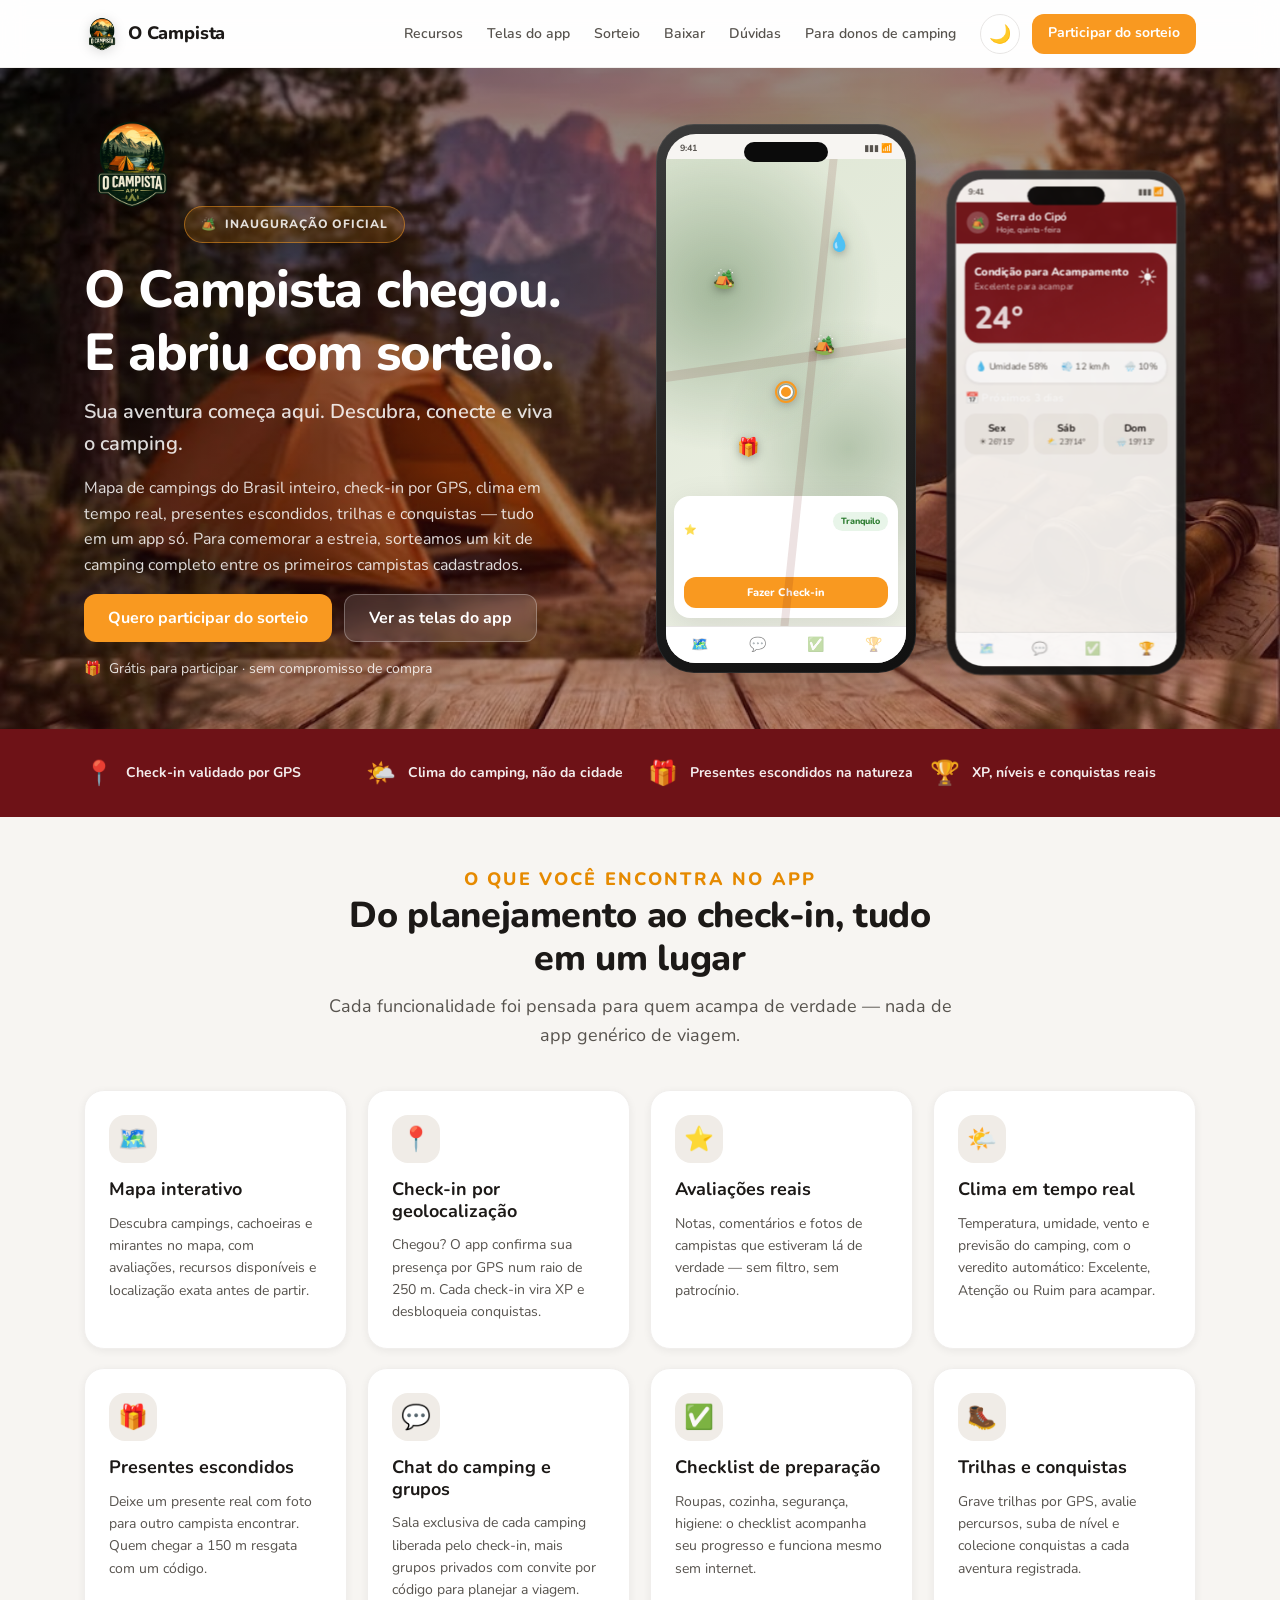
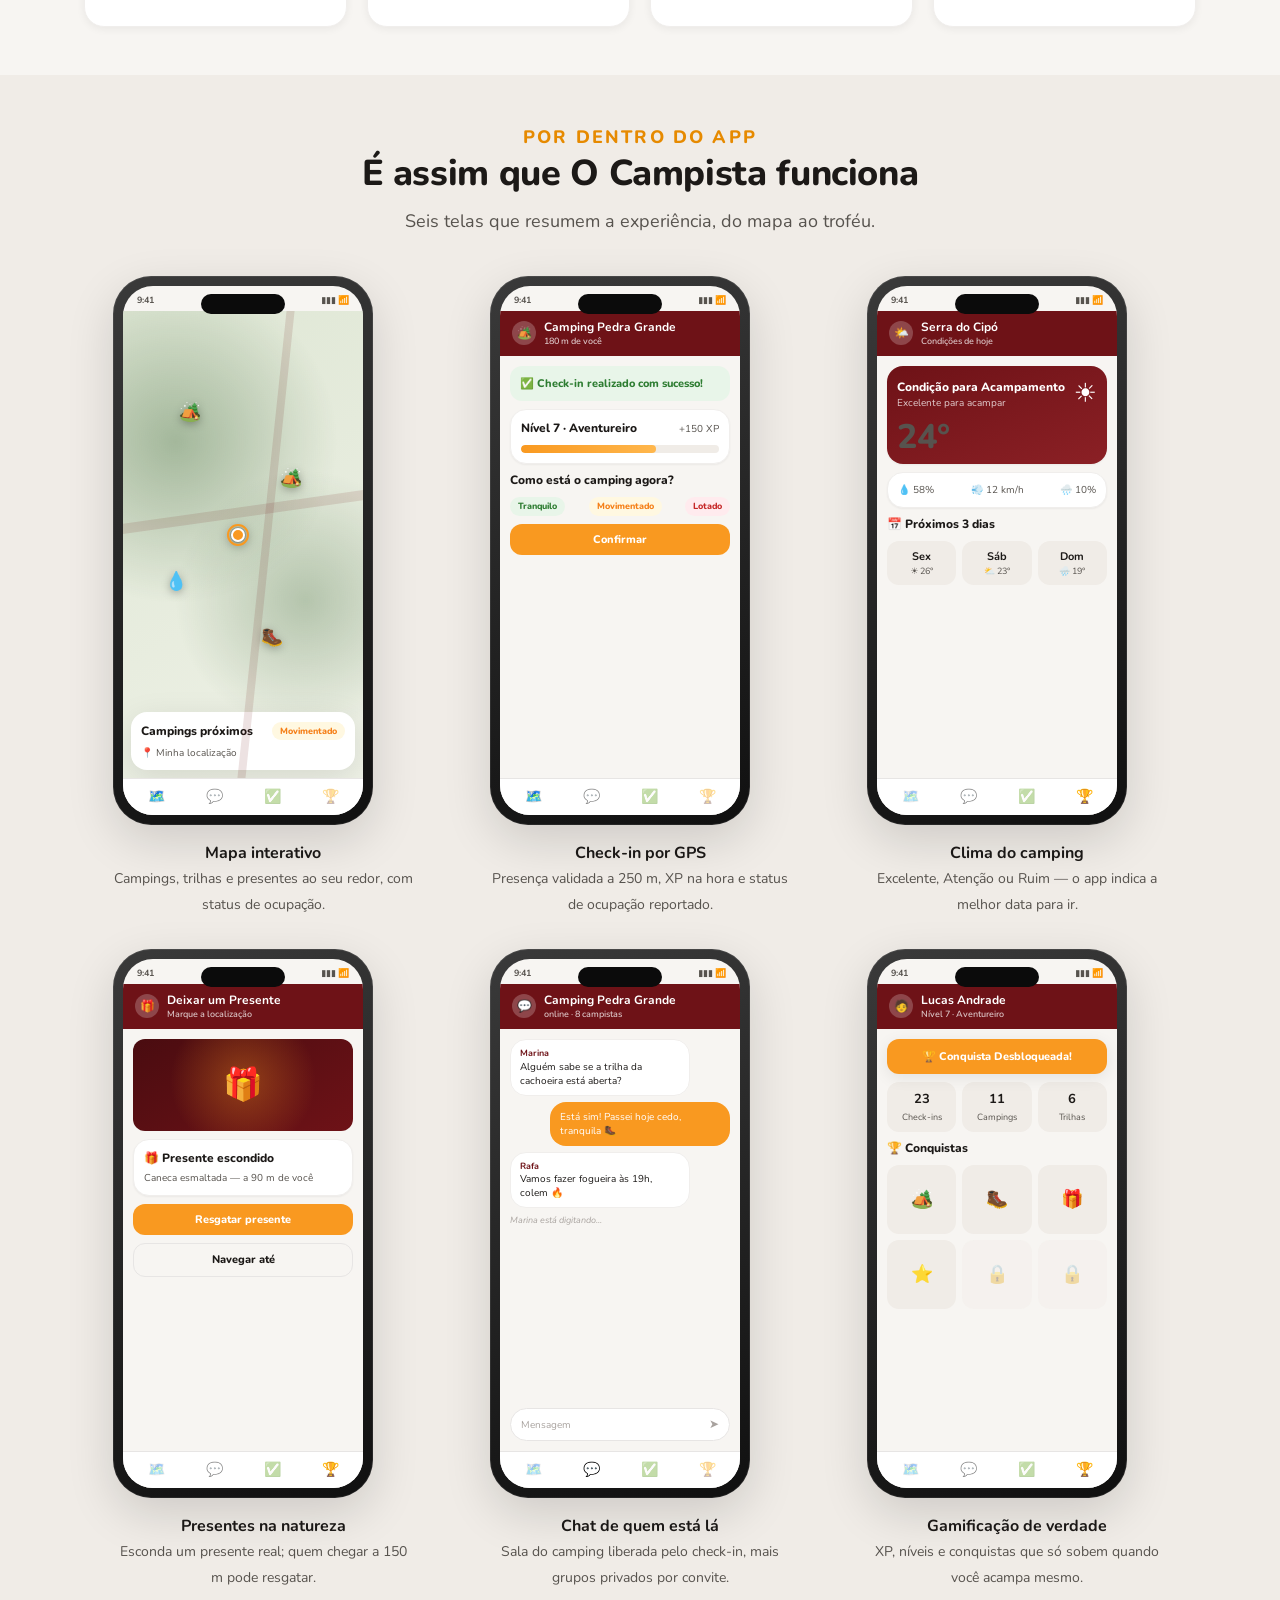
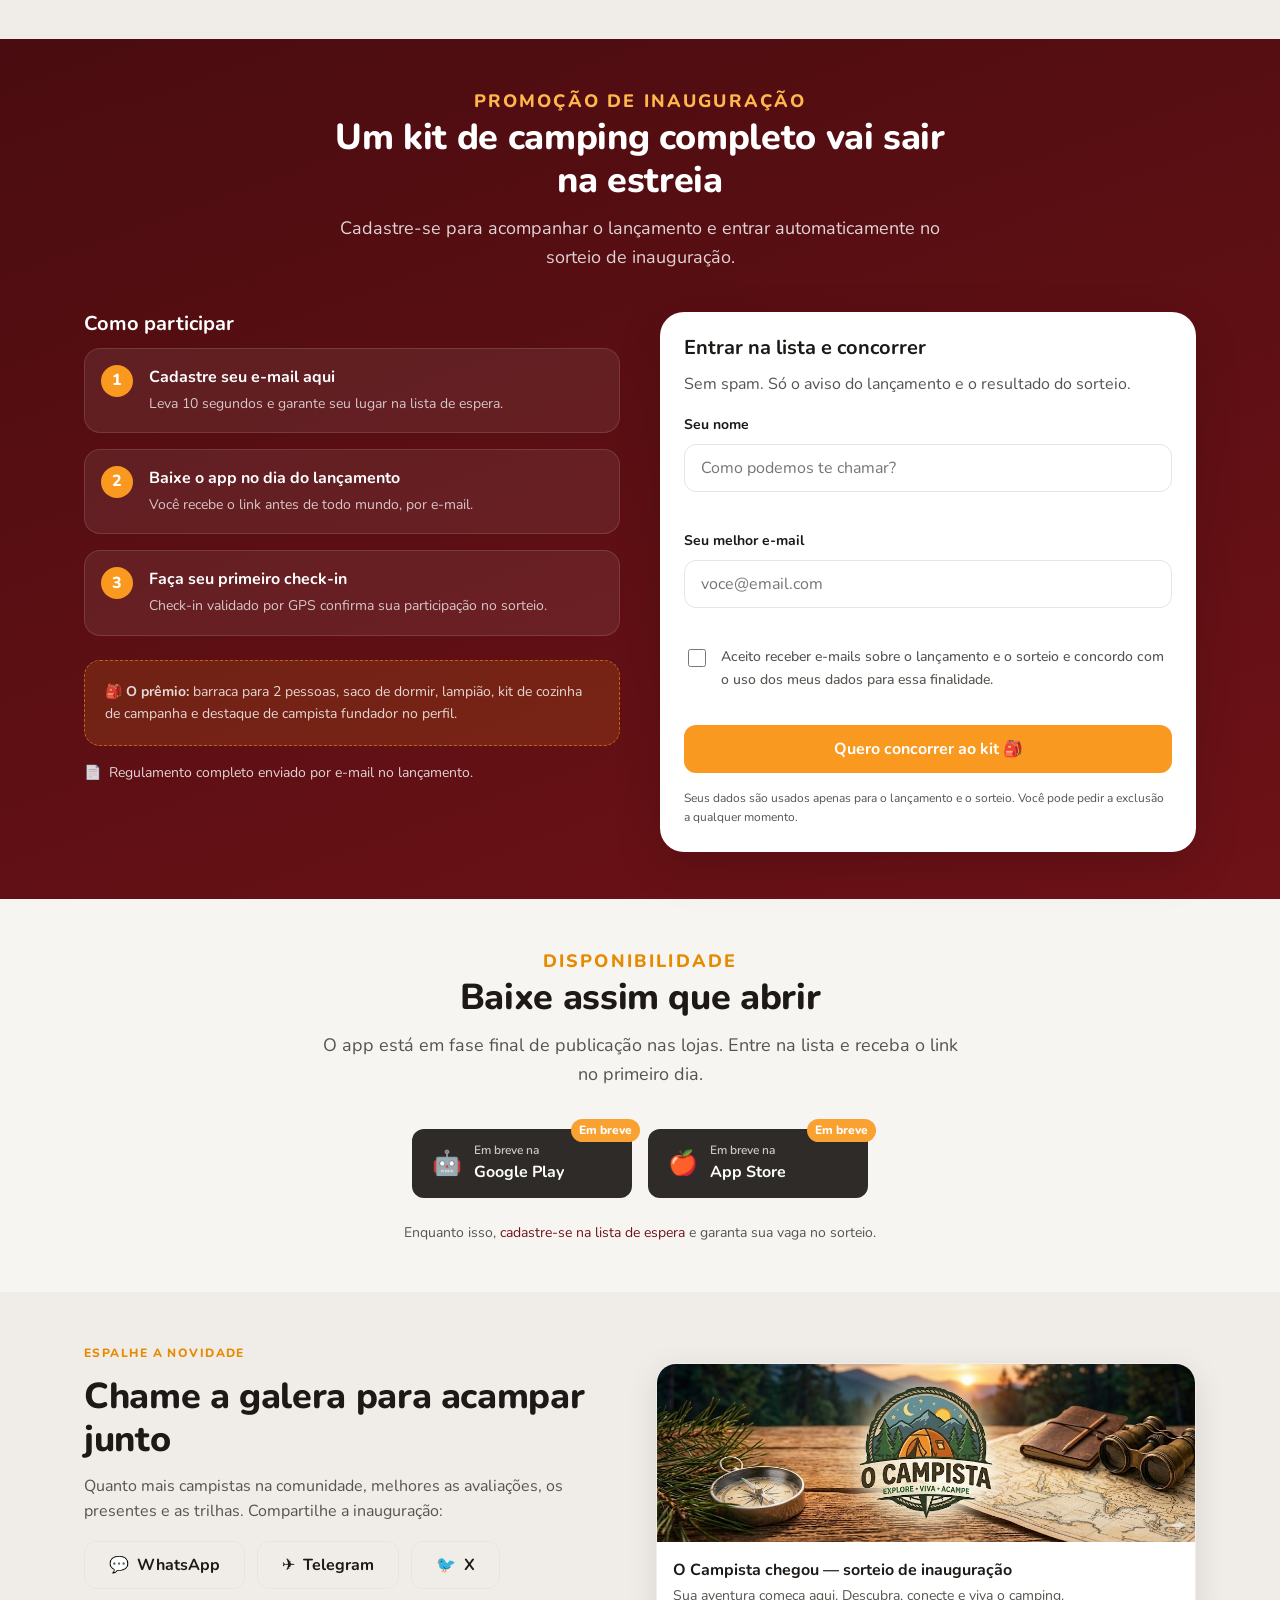
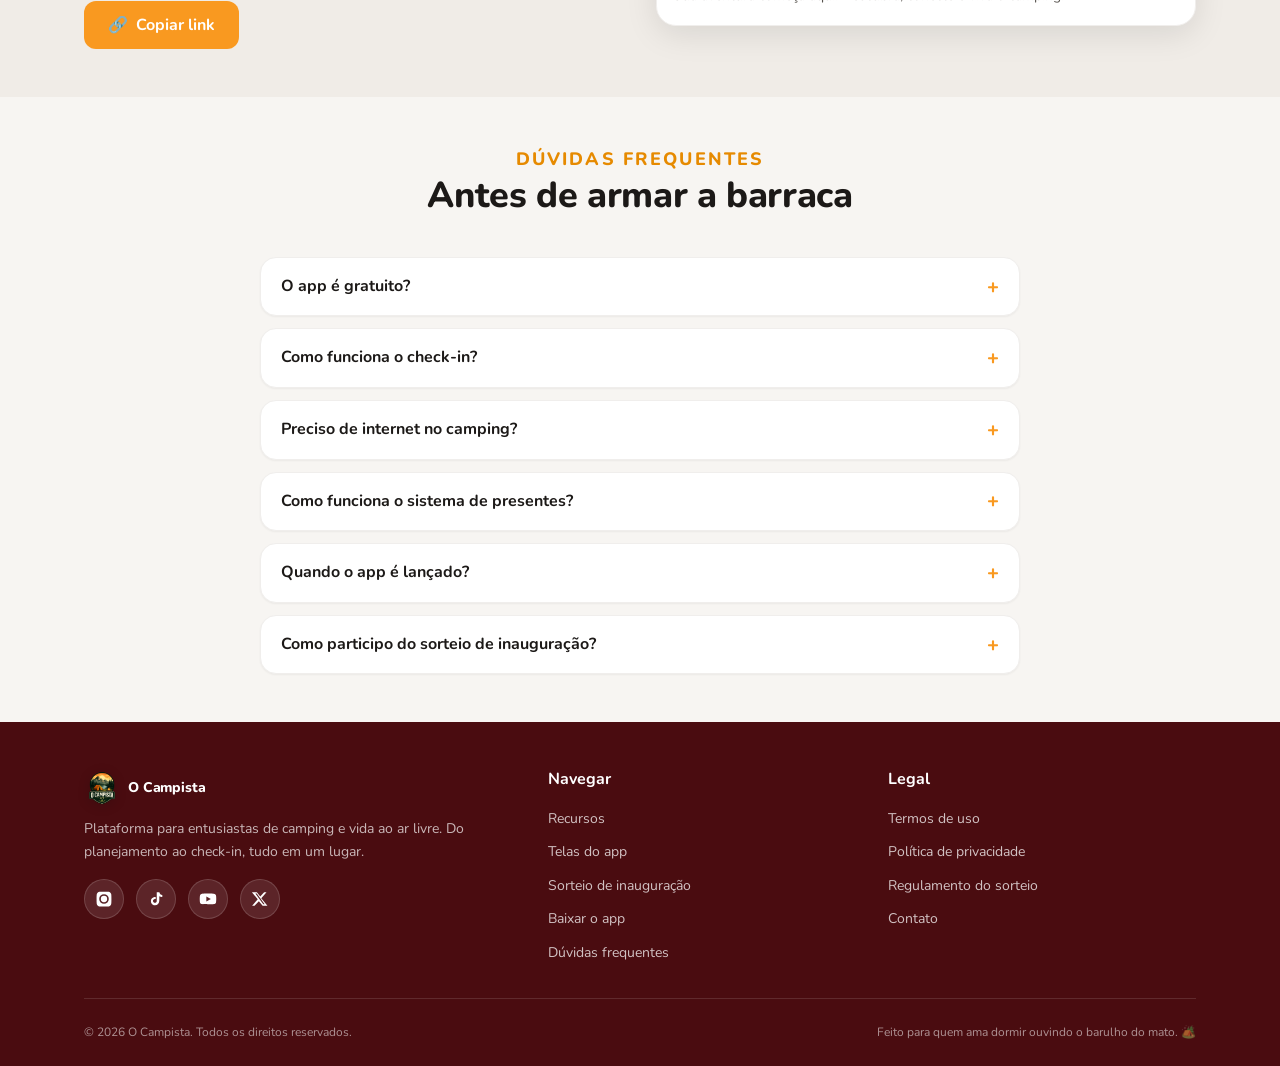
<file: index.html>
<!doctype html>
<html lang="pt-BR">
  <head>
    <meta charset="utf-8" />
    <meta name="viewport" content="width=device-width, initial-scale=1" />
    <title>O Campista — Inauguração com sorteio de kit de camping</title>
    <meta
      name="description"
      content="O Campista chegou! Descubra campings no mapa, faça check-in por GPS, veja o clima, deixe presentes e suba de nível. Cadastre-se e concorra a um kit de camping completo."
    />
    <meta name="theme-color" content="#6e1217" />
    <link rel="icon" href="assets/img/favicon.ico" />
    <link rel="canonical" href="https://lipilemos.github.io/o-campista-landing/" />

    <!-- Open Graph / Twitter -->
    <meta property="og:type" content="website" />
    <meta property="og:site_name" content="O Campista" />
    <meta property="og:locale" content="pt_BR" />
    <meta property="og:title" content="O Campista chegou — participe do sorteio de inauguração" />
    <meta
      property="og:description"
      content="Sua aventura começa aqui. Descubra, conecte e viva o camping. Cadastre-se e concorra a um kit de camping completo."
    />
    <meta property="og:url" content="https://lipilemos.github.io/o-campista-landing/" />
    <meta
      property="og:image"
      content="https://lipilemos.github.io/o-campista-landing/assets/img/banner.jpg"
    />
    <meta name="twitter:card" content="summary_large_image" />
    <meta name="twitter:title" content="O Campista chegou — sorteio de inauguração" />
    <meta
      name="twitter:description"
      content="Mapa de campings, check-in por GPS, clima em tempo real, presentes e conquistas. Participe do sorteio."
    />
    <meta
      name="twitter:image"
      content="https://lipilemos.github.io/o-campista-landing/assets/img/banner.jpg"
    />

    <link rel="preconnect" href="https://fonts.googleapis.com" />
    <link rel="preconnect" href="https://fonts.gstatic.com" crossorigin />
    <link
      href="https://fonts.googleapis.com/css2?family=Nunito:wght@400;500;600;700;800&display=swap"
      rel="stylesheet"
    />
    <link rel="stylesheet" href="assets/styles.css" />

    <script type="application/ld+json">
      {
        "@context": "https://schema.org",
        "@type": "SoftwareApplication",
        "name": "O Campista",
        "applicationCategory": "TravelApplication",
        "operatingSystem": "Android, iOS, Web",
        "description": "Plataforma para entusiastas de camping: mapa de campings, check-in por geolocalização, clima em tempo real, presentes, trilhas, chat e conquistas.",
        "offers": { "@type": "Offer", "price": "0", "priceCurrency": "BRL" }
      }
    </script>
  </head>

  <body>
    <a class="skip-link" href="#conteudo">Pular para o conteúdo</a>

    <header class="site-header">
      <div class="container">
        <a class="brand" href="#topo">
          <img src="assets/img/logo-transp.png" alt="" width="36" height="36" />
          O Campista
        </a>

        <nav class="site-nav" id="site-nav" aria-label="Navegação principal">
          <ul>
            <li><a href="#recursos">Recursos</a></li>
            <li><a href="#telas">Telas do app</a></li>
            <li><a href="#sorteio">Sorteio</a></li>
            <li><a href="#baixar">Baixar</a></li>
            <li><a href="#faq">Dúvidas</a></li>
            <li><a href="parceiros.html">Para donos de camping</a></li>
          </ul>
        </nav>

        <div class="header-actions">
          <button
            class="icon-btn nav-toggle"
            id="nav-toggle"
            type="button"
            aria-expanded="false"
            aria-controls="site-nav"
          >
            <span aria-hidden="true">☰</span>
            <span class="sr-only">Abrir menu de navegação</span>
          </button>
          <button class="icon-btn" id="theme-toggle" type="button">
            <span aria-hidden="true" id="theme-icon">🌙</span>
            <span class="sr-only" id="theme-label">Ativar tema escuro</span>
          </button>
          <a class="btn btn--primary btn--sm" href="#sorteio">Participar do sorteio</a>
        </div>
      </div>
    </header>

    <main id="conteudo">
      <!-- ============================================================ Hero -->
      <section class="hero" id="topo">
        <div class="container hero-grid">
          <div class="hero-copy">
            <img
              class="hero-logo"
              src="assets/img/logo-transp.png"
              alt="Logotipo do O Campista"
              width="96"
              height="96"
            />
            <p class="badge-launch"><span aria-hidden="true">🏕️</span> Inauguração oficial</p>
            <h1>O Campista chegou.<br />E abriu com sorteio.</h1>
            <p class="hero-tagline">
              Sua aventura começa aqui. Descubra, conecte e viva o camping.
            </p>
            <p class="hero-lead">
              Mapa de campings do Brasil inteiro, check-in por GPS, clima em tempo real, presentes
              escondidos, trilhas e conquistas — tudo em um app só. Para comemorar a estreia,
              sorteamos um kit de camping completo entre os primeiros campistas cadastrados.
            </p>
            <div class="hero-ctas">
              <a class="btn btn--primary" href="#sorteio">Quero participar do sorteio</a>
              <a class="btn btn--ghost" href="#telas">Ver as telas do app</a>
            </div>
            <p class="hero-note">
              <span aria-hidden="true">🎁</span> Grátis para participar · sem compromisso de compra
            </p>
          </div>

          <div class="hero-phones">
            <!-- Mockup: Mapa -->
            <div
              class="phone-frame"
              role="img"
              aria-label="Tela do mapa do O Campista com campings próximos e o botão Fazer Check-in"
            >
              <div class="phone-screen" aria-hidden="true">
                <div class="mk-status"><span>9:41</span><span>▮▮▮ 📶</span></div>
                <div class="mk-map">
                  <span class="mk-pin" style="top: 26%; left: 24%">🏕️</span>
                  <span class="mk-pin" style="top: 40%; left: 66%">🏕️</span>
                  <span class="mk-pin" style="top: 62%; left: 34%">🎁</span>
                  <span class="mk-pin" style="top: 18%; left: 72%">💧</span>
                  <span class="mk-pin mk-pin--me" style="top: 50%; left: 50%"></span>
                  <div class="mk-sheet">
                    <div class="mk-row">
                      <div>
                        <p class="mk-title" style="margin: 0">Camping Pedra Grande</p>
                        <p class="mk-sub" style="margin: 0">⭐ 4,8 · 180 m de você</p>
                      </div>
                      <span class="mk-badge mk-badge--ok">Tranquilo</span>
                    </div>
                    <p class="mk-sub" style="margin: 6px 0">
                      12 pessoas fizeram check-in nas últimas 24h
                    </p>
                    <span class="mk-btn">Fazer Check-in</span>
                  </div>
                </div>
                <div class="mk-tabbar">
                  <span aria-current="page">🗺️</span><span>💬</span><span>✅</span><span>🏆</span>
                </div>
              </div>
            </div>

            <!-- Mockup: Clima -->
            <div
              class="phone-frame"
              role="img"
              aria-label="Tela de clima do O Campista indicando condição excelente para acampar"
            >
              <div class="phone-screen" aria-hidden="true">
                <div class="mk-status"><span>9:41</span><span>▮▮▮ 📶</span></div>
                <div class="mk-topbar">
                  <span class="mk-avatar">🏕️</span>
                  <span>Serra do Cipó<small>Hoje, quinta-feira</small></span>
                </div>
                <div class="mk-body">
                  <div class="mk-card mk-weather">
                    <div class="mk-row">
                      <div>
                        <p class="mk-title" style="margin: 0">Condição para Acampamento</p>
                        <p class="mk-sub" style="margin: 0">Excelente para acampar</p>
                      </div>
                      <span style="font-size: 26px">☀️</span>
                    </div>
                    <p class="mk-temp" style="margin: 8px 0 0">24°</p>
                  </div>
                  <div class="mk-card">
                    <div class="mk-row">
                      <span class="mk-sub">💧 Umidade 58%</span>
                      <span class="mk-sub">💨 12 km/h</span>
                      <span class="mk-sub">🌧️ 10%</span>
                    </div>
                  </div>
                  <p class="mk-title" style="margin: 0">📅 Próximos 3 dias</p>
                  <div class="mk-forecast">
                    <div><b>Sex</b>☀️ 26°/15°</div>
                    <div><b>Sáb</b>⛅ 23°/14°</div>
                    <div><b>Dom</b>🌧️ 19°/13°</div>
                  </div>
                </div>
                <div class="mk-tabbar">
                  <span>🗺️</span><span>💬</span><span>✅</span><span aria-current="page">🏆</span>
                </div>
              </div>
            </div>
          </div>
        </div>
      </section>

      <!-- ====================================================== Promessas -->
      <section class="promise-strip" aria-label="Destaques do aplicativo">
        <div class="container">
          <ul class="promise-list">
            <li><span class="emoji" aria-hidden="true">📍</span> Check-in validado por GPS</li>
            <li>
              <span class="emoji" aria-hidden="true">🌤️</span> Clima do camping, não da cidade
            </li>
            <li>
              <span class="emoji" aria-hidden="true">🎁</span> Presentes escondidos na natureza
            </li>
            <li><span class="emoji" aria-hidden="true">🏆</span> XP, níveis e conquistas reais</li>
          </ul>
        </div>
      </section>

      <!-- ======================================================= Recursos -->
      <section class="section" id="recursos">
        <div class="container">
          <div class="section-head reveal">
            <p class="eyebrow">O que você encontra no app</p>
            <h2>Do planejamento ao check-in, tudo em um lugar</h2>
            <p>
              Cada funcionalidade foi pensada para quem acampa de verdade — nada de app genérico de
              viagem.
            </p>
          </div>

          <div class="features-grid">
            <article class="feature-card card-elevated reveal">
              <p class="emoji" aria-hidden="true">🗺️</p>
              <h3>Mapa interativo</h3>
              <p>
                Descubra campings, cachoeiras e mirantes no mapa, com avaliações, recursos
                disponíveis e localização exata antes de partir.
              </p>
            </article>

            <article class="feature-card card-elevated reveal">
              <p class="emoji" aria-hidden="true">📍</p>
              <h3>Check-in por geolocalização</h3>
              <p>
                Chegou? O app confirma sua presença por GPS num raio de 250 m. Cada check-in vira XP
                e desbloqueia conquistas.
              </p>
            </article>

            <article class="feature-card card-elevated reveal">
              <p class="emoji" aria-hidden="true">⭐</p>
              <h3>Avaliações reais</h3>
              <p>
                Notas, comentários e fotos de campistas que estiveram lá de verdade — sem filtro,
                sem patrocínio.
              </p>
            </article>

            <article class="feature-card card-elevated reveal">
              <p class="emoji" aria-hidden="true">🌤️</p>
              <h3>Clima em tempo real</h3>
              <p>
                Temperatura, umidade, vento e previsão do camping, com o veredito automático:
                Excelente, Atenção ou Ruim para acampar.
              </p>
            </article>

            <article class="feature-card card-elevated reveal">
              <p class="emoji" aria-hidden="true">🎁</p>
              <h3>Presentes escondidos</h3>
              <p>
                Deixe um presente real com foto para outro campista encontrar. Quem chegar a 150 m
                resgata com um código.
              </p>
            </article>

            <article class="feature-card card-elevated reveal">
              <p class="emoji" aria-hidden="true">💬</p>
              <h3>Chat do camping e grupos</h3>
              <p>
                Sala exclusiva de cada camping liberada pelo check-in, mais grupos privados com
                convite por código para planejar a viagem.
              </p>
            </article>

            <article class="feature-card card-elevated reveal">
              <p class="emoji" aria-hidden="true">✅</p>
              <h3>Checklist de preparação</h3>
              <p>
                Roupas, cozinha, segurança, higiene: o checklist acompanha seu progresso e funciona
                mesmo sem internet.
              </p>
            </article>

            <article class="feature-card card-elevated reveal">
              <p class="emoji" aria-hidden="true">🥾</p>
              <h3>Trilhas e conquistas</h3>
              <p>
                Grave trilhas por GPS, avalie percursos, suba de nível e colecione conquistas a cada
                aventura registrada.
              </p>
            </article>
          </div>
        </div>
      </section>

      <!-- ========================================================== Telas -->
      <section class="section screens" id="telas">
        <div class="container">
          <div class="section-head reveal">
            <p class="eyebrow">Por dentro do app</p>
            <h2>É assim que O Campista funciona</h2>
            <p>Seis telas que resumem a experiência, do mapa ao troféu.</p>
          </div>

          <div class="screens-rail custom-scrollbar">
            <!-- 1. Mapa -->
            <figure class="screen-item reveal">
              <div class="phone-frame">
                <div class="phone-screen" aria-hidden="true">
                  <div class="mk-status"><span>9:41</span><span>▮▮▮ 📶</span></div>
                  <div class="mk-map">
                    <span class="mk-pin" style="top: 22%; left: 28%">🏕️</span>
                    <span class="mk-pin" style="top: 36%; left: 70%">🏕️</span>
                    <span class="mk-pin" style="top: 58%; left: 22%">💧</span>
                    <span class="mk-pin" style="top: 70%; left: 62%">🥾</span>
                    <span class="mk-pin mk-pin--me" style="top: 48%; left: 48%"></span>
                    <div class="mk-sheet">
                      <div class="mk-row">
                        <span class="mk-title">Campings próximos</span>
                        <span class="mk-badge mk-badge--warn">Movimentado</span>
                      </div>
                      <p class="mk-sub" style="margin: 6px 0 0">📍 Minha localização</p>
                    </div>
                  </div>
                  <div class="mk-tabbar">
                    <span aria-current="page">🗺️</span><span>💬</span><span>✅</span><span>🏆</span>
                  </div>
                </div>
              </div>
              <figcaption>
                <strong>Mapa interativo</strong>
                <span>Campings, trilhas e presentes ao seu redor, com status de ocupação.</span>
              </figcaption>
            </figure>

            <!-- 2. Check-in -->
            <figure class="screen-item reveal">
              <div class="phone-frame">
                <div class="phone-screen" aria-hidden="true">
                  <div class="mk-status"><span>9:41</span><span>▮▮▮ 📶</span></div>
                  <div class="mk-topbar">
                    <span class="mk-avatar">🏕️</span>
                    <span>Camping Pedra Grande<small>180 m de você</small></span>
                  </div>
                  <div class="mk-body">
                    <div class="mk-success">✅ Check-in realizado com sucesso!</div>
                    <div class="mk-card">
                      <div class="mk-row">
                        <span class="mk-title">Nível 7 · Aventureiro</span>
                        <span class="mk-sub">+150 XP</span>
                      </div>
                      <div class="mk-xp-bar" style="margin-top: 8px"><i></i></div>
                    </div>
                    <p class="mk-title" style="margin: 0">Como está o camping agora?</p>
                    <div class="mk-row">
                      <span class="mk-badge mk-badge--ok">Tranquilo</span>
                      <span class="mk-badge mk-badge--warn">Movimentado</span>
                      <span class="mk-badge mk-badge--err">Lotado</span>
                    </div>
                    <span class="mk-btn">Confirmar</span>
                  </div>
                  <div class="mk-tabbar">
                    <span aria-current="page">🗺️</span><span>💬</span><span>✅</span><span>🏆</span>
                  </div>
                </div>
              </div>
              <figcaption>
                <strong>Check-in por GPS</strong>
                <span>Presença validada a 250 m, XP na hora e status de ocupação reportado.</span>
              </figcaption>
            </figure>

            <!-- 3. Clima -->
            <figure class="screen-item reveal">
              <div class="phone-frame">
                <div class="phone-screen" aria-hidden="true">
                  <div class="mk-status"><span>9:41</span><span>▮▮▮ 📶</span></div>
                  <div class="mk-topbar">
                    <span class="mk-avatar">🌤️</span>
                    <span>Serra do Cipó<small>Condições de hoje</small></span>
                  </div>
                  <div class="mk-body">
                    <div class="mk-card mk-weather">
                      <div class="mk-row">
                        <div>
                          <p class="mk-title" style="margin: 0">Condição para Acampamento</p>
                          <p class="mk-sub" style="margin: 0">Excelente para acampar</p>
                        </div>
                        <span style="font-size: 26px">☀️</span>
                      </div>
                      <p class="mk-temp" style="margin: 8px 0 0">24°</p>
                    </div>
                    <div class="mk-card">
                      <div class="mk-row">
                        <span class="mk-sub">💧 58%</span>
                        <span class="mk-sub">💨 12 km/h</span>
                        <span class="mk-sub">🌧️ 10%</span>
                      </div>
                    </div>
                    <p class="mk-title" style="margin: 0">📅 Próximos 3 dias</p>
                    <div class="mk-forecast">
                      <div><b>Sex</b>☀️ 26°</div>
                      <div><b>Sáb</b>⛅ 23°</div>
                      <div><b>Dom</b>🌧️ 19°</div>
                    </div>
                  </div>
                  <div class="mk-tabbar">
                    <span>🗺️</span><span>💬</span><span>✅</span><span aria-current="page">🏆</span>
                  </div>
                </div>
              </div>
              <figcaption>
                <strong>Clima do camping</strong>
                <span>Excelente, Atenção ou Ruim — o app indica a melhor data para ir.</span>
              </figcaption>
            </figure>

            <!-- 4. Presente -->
            <figure class="screen-item reveal">
              <div class="phone-frame">
                <div class="phone-screen" aria-hidden="true">
                  <div class="mk-status"><span>9:41</span><span>▮▮▮ 📶</span></div>
                  <div class="mk-topbar">
                    <span class="mk-avatar">🎁</span>
                    <span>Deixar um Presente<small>Marque a localização</small></span>
                  </div>
                  <div class="mk-body">
                    <div class="mk-photo">🎁</div>
                    <div class="mk-card">
                      <p class="mk-title" style="margin: 0">🎁 Presente escondido</p>
                      <p class="mk-sub" style="margin: 4px 0 0">
                        Caneca esmaltada — a 90 m de você
                      </p>
                    </div>
                    <span class="mk-btn">Resgatar presente</span>
                    <span class="mk-btn mk-btn--outline">Navegar até</span>
                  </div>
                  <div class="mk-tabbar">
                    <span>🗺️</span><span>💬</span><span>✅</span><span aria-current="page">🏆</span>
                  </div>
                </div>
              </div>
              <figcaption>
                <strong>Presentes na natureza</strong>
                <span>Esconda um presente real; quem chegar a 150 m pode resgatar.</span>
              </figcaption>
            </figure>

            <!-- 5. Chat -->
            <figure class="screen-item reveal">
              <div class="phone-frame">
                <div class="phone-screen" aria-hidden="true">
                  <div class="mk-status"><span>9:41</span><span>▮▮▮ 📶</span></div>
                  <div class="mk-topbar">
                    <span class="mk-avatar">💬</span>
                    <span>Camping Pedra Grande<small>online · 8 campistas</small></span>
                  </div>
                  <div class="mk-chat">
                    <div class="mk-msg">
                      <b>Marina</b>Alguém sabe se a trilha da cachoeira está aberta?
                    </div>
                    <div class="mk-msg mk-msg--me">Está sim! Passei hoje cedo, tranquila 🥾</div>
                    <div class="mk-msg"><b>Rafa</b>Vamos fazer fogueira às 19h, colem 🔥</div>
                    <p class="mk-typing" style="margin: 0">Marina está digitando...</p>
                  </div>
                  <div class="mk-input"><span>Mensagem</span><span>➤</span></div>
                  <div class="mk-tabbar">
                    <span>🗺️</span><span aria-current="page">💬</span><span>✅</span><span>🏆</span>
                  </div>
                </div>
              </div>
              <figcaption>
                <strong>Chat de quem está lá</strong>
                <span
                  >Sala do camping liberada pelo check-in, mais grupos privados por convite.</span
                >
              </figcaption>
            </figure>

            <!-- 6. Conquistas -->
            <figure class="screen-item reveal">
              <div class="phone-frame">
                <div class="phone-screen" aria-hidden="true">
                  <div class="mk-status"><span>9:41</span><span>▮▮▮ 📶</span></div>
                  <div class="mk-topbar">
                    <span class="mk-avatar">🧑</span>
                    <span>Lucas Andrade<small>Nível 7 · Aventureiro</small></span>
                  </div>
                  <div class="mk-body">
                    <div class="mk-toast">🏆 Conquista Desbloqueada!</div>
                    <div class="mk-stats">
                      <div><b>23</b><span>Check-ins</span></div>
                      <div><b>11</b><span>Campings</span></div>
                      <div><b>6</b><span>Trilhas</span></div>
                    </div>
                    <p class="mk-title" style="margin: 0">🏆 Conquistas</p>
                    <div class="mk-achievements">
                      <div>🏕️</div>
                      <div>🥾</div>
                      <div>🎁</div>
                      <div>⭐</div>
                      <div class="is-locked">🔒</div>
                      <div class="is-locked">🔒</div>
                    </div>
                  </div>
                  <div class="mk-tabbar">
                    <span>🗺️</span><span>💬</span><span>✅</span><span aria-current="page">🏆</span>
                  </div>
                </div>
              </div>
              <figcaption>
                <strong>Gamificação de verdade</strong>
                <span>XP, níveis e conquistas que só sobem quando você acampa mesmo.</span>
              </figcaption>
            </figure>
          </div>
        </div>
      </section>

      <!-- ======================================================== Sorteio -->
      <section class="section giveaway" id="sorteio">
        <div class="container">
          <div class="section-head reveal">
            <p class="eyebrow">Promoção de inauguração</p>
            <h2>Um kit de camping completo vai sair na estreia</h2>
            <p>
              Cadastre-se para acompanhar o lançamento e entrar automaticamente no sorteio de
              inauguração.
            </p>
          </div>

          <div class="giveaway-grid">
            <div class="reveal">
              <h3>Como participar</h3>
              <ol class="steps">
                <li>
                  <div>
                    <strong>Cadastre seu e-mail aqui</strong>
                    <span>Leva 10 segundos e garante seu lugar na lista de espera.</span>
                  </div>
                </li>
                <li>
                  <div>
                    <strong>Baixe o app no dia do lançamento</strong>
                    <span>Você recebe o link antes de todo mundo, por e-mail.</span>
                  </div>
                </li>
                <li>
                  <div>
                    <strong>Faça seu primeiro check-in</strong>
                    <span>Check-in validado por GPS confirma sua participação no sorteio.</span>
                  </div>
                </li>
              </ol>

              <div class="prize">
                <p>
                  <strong>🎒 O prêmio:</strong> barraca para 2 pessoas, saco de dormir, lampião, kit
                  de cozinha de campanha e destaque de campista fundador no perfil.
                </p>
              </div>
              <!-- TODO: substituir pelo link do regulamento oficial do sorteio -->
              <p class="hero-note" style="margin-top: var(--space-4)">
                <span aria-hidden="true">📄</span> Regulamento completo enviado por e-mail no
                lançamento.
              </p>
            </div>

            <div class="form-card reveal">
              <h3>Entrar na lista e concorrer</h3>
              <p>Sem spam. Só o aviso do lançamento e o resultado do sorteio.</p>

              <form id="waitlist-form" novalidate>
                <div class="field">
                  <label for="nome">Seu nome</label>
                  <input
                    type="text"
                    id="nome"
                    name="nome"
                    autocomplete="name"
                    placeholder="Como podemos te chamar?"
                    aria-describedby="erro-nome"
                  />
                  <span class="field-error" id="erro-nome"></span>
                </div>

                <div class="field">
                  <label for="email">Seu melhor e-mail</label>
                  <input
                    type="email"
                    id="email"
                    name="email"
                    autocomplete="email"
                    placeholder="voce@email.com"
                    aria-describedby="erro-email"
                  />
                  <span class="field-error" id="erro-email"></span>
                </div>

                <div class="checkbox">
                  <input type="checkbox" id="aceite" name="aceite" aria-describedby="erro-aceite" />
                  <label for="aceite" style="font-weight: 500">
                    Aceito receber e-mails sobre o lançamento e o sorteio e concordo com o uso dos
                    meus dados para essa finalidade.
                  </label>
                </div>
                <span class="field-error" id="erro-aceite"></span>

                <button class="btn btn--primary btn--block" type="submit">
                  Quero concorrer ao kit 🎒
                </button>

                <p class="form-note">
                  Seus dados são usados apenas para o lançamento e o sorteio. Você pode pedir a
                  exclusão a qualquer momento.
                </p>
              </form>

              <div id="form-feedback" role="status" aria-live="polite"></div>
            </div>
          </div>
        </div>
      </section>

      <!-- ======================================================= Download -->
      <section class="section" id="baixar">
        <div class="container">
          <div class="section-head reveal">
            <p class="eyebrow">Disponibilidade</p>
            <h2>Baixe assim que abrir</h2>
            <p>
              O app está em fase final de publicação nas lojas. Entre na lista e receba o link no
              primeiro dia.
            </p>
          </div>

          <div class="store-badges reveal">
            <!-- TODO: trocar por links reais das lojas quando o app for publicado -->
            <span class="store-badge">
              <span class="emoji" aria-hidden="true">🤖</span>
              <span><small>Em breve na</small>Google Play</span>
              <span class="soon">Em breve</span>
            </span>
            <span class="store-badge">
              <span class="emoji" aria-hidden="true">🍎</span>
              <span><small>Em breve na</small>App Store</span>
              <span class="soon">Em breve</span>
            </span>
          </div>

          <p class="download-note">
            Enquanto isso, <a href="#sorteio">cadastre-se na lista de espera</a> e garanta sua vaga
            no sorteio.
          </p>
        </div>
      </section>

      <!-- =================================================== Compartilhar -->
      <section class="section share" id="compartilhar">
        <div class="container">
          <div class="share-grid">
            <div class="reveal">
              <p class="eyebrow">Espalhe a novidade</p>
              <h2>Chame a galera para acampar junto</h2>
              <p>
                Quanto mais campistas na comunidade, melhores as avaliações, os presentes e as
                trilhas. Compartilhe a inauguração:
              </p>
              <div class="share-buttons">
                <button class="btn btn--outline" type="button" data-share="whatsapp">
                  <span aria-hidden="true">💬</span> WhatsApp
                </button>
                <button class="btn btn--outline" type="button" data-share="telegram">
                  <span aria-hidden="true">✈️</span> Telegram
                </button>
                <button class="btn btn--outline" type="button" data-share="x">
                  <span aria-hidden="true">🐦</span> X
                </button>
                <button class="btn btn--primary" type="button" id="copy-link">
                  <span aria-hidden="true">🔗</span> Copiar link
                </button>
              </div>
            </div>

            <div class="share-preview reveal">
              <img
                src="assets/img/banner.jpg"
                alt="Banner do O Campista usado nas publicações de divulgação"
                width="1024"
                height="338"
                loading="lazy"
              />
              <div class="share-preview-meta">
                <strong>O Campista chegou — sorteio de inauguração</strong>
                <span>Sua aventura começa aqui. Descubra, conecte e viva o camping.</span>
              </div>
            </div>
          </div>
        </div>
      </section>

      <!-- ============================================================ FAQ -->
      <section class="section" id="faq">
        <div class="container">
          <div class="section-head reveal">
            <p class="eyebrow">Dúvidas frequentes</p>
            <h2>Antes de armar a barraca</h2>
          </div>

          <div class="faq-list">
            <details>
              <summary>O app é gratuito?</summary>
              <p>
                Sim. Criar conta, usar o mapa, fazer check-in e participar da comunidade é grátis.
              </p>
            </details>
            <details>
              <summary>Como funciona o check-in?</summary>
              <p>
                O app usa o GPS do celular: você precisa estar a no máximo 250 metros do camping
                para confirmar o check-in. Isso evita gamificação falsa e garante que as informações
                da comunidade venham de quem realmente esteve lá.
              </p>
            </details>
            <details>
              <summary>Preciso de internet no camping?</summary>
              <p>
                Para mapa, chat e clima, sim. O checklist de preparação fica salvo no seu aparelho e
                funciona offline.
              </p>
            </details>
            <details>
              <summary>Como funciona o sistema de presentes?</summary>
              <p>
                Você esconde um objeto real no camping, tira uma foto e marca a localização. Outro
                campista que chegar a menos de 150 metros pode resgatar usando o código.
              </p>
            </details>
            <details>
              <summary>Quando o app é lançado?</summary>
              <p>
                Está em fase final de publicação nas lojas. Quem estiver na lista de espera recebe o
                link no primeiro dia — e entra no sorteio.
              </p>
            </details>
            <details>
              <summary>Como participo do sorteio de inauguração?</summary>
              <p>
                Cadastre seu e-mail nesta página, baixe o app no lançamento e faça o primeiro
                check-in. O regulamento completo é enviado por e-mail.
              </p>
            </details>
          </div>
        </div>
      </section>
    </main>

    <footer class="site-footer">
      <div class="container">
        <div class="footer-grid">
          <div>
            <p class="brand">
              <img src="assets/img/logo-transp.png" alt="" width="36" height="36" loading="lazy" />
              O Campista
            </p>
            <p>
              Plataforma para entusiastas de camping e vida ao ar livre. Do planejamento ao
              check-in, tudo em um lugar.
            </p>
            <!-- TODO: substituir href="#" pelos perfis reais das redes sociais -->
            <div class="social-links">
              <a href="#" aria-label="Instagram do O Campista">
                <svg viewBox="0 0 24 24" aria-hidden="true">
                  <path
                    d="M12 2.2c3.2 0 3.6 0 4.9.1 1.2.1 1.8.2 2.2.4.6.2 1 .5 1.4.9.4.4.7.8.9 1.4.2.4.4 1 .4 2.2.1 1.3.1 1.7.1 4.9s0 3.6-.1 4.9c-.1 1.2-.2 1.8-.4 2.2-.2.6-.5 1-.9 1.4-.4.4-.8.7-1.4.9-.4.2-1 .4-2.2.4-1.3.1-1.7.1-4.9.1s-3.6 0-4.9-.1c-1.2-.1-1.8-.2-2.2-.4-.6-.2-1-.5-1.4-.9-.4-.4-.7-.8-.9-1.4-.2-.4-.4-1-.4-2.2-.1-1.3-.1-1.7-.1-4.9s0-3.6.1-4.9c.1-1.2.2-1.8.4-2.2.2-.6.5-1 .9-1.4.4-.4.8-.7 1.4-.9.4-.2 1-.4 2.2-.4 1.3-.1 1.7-.1 4.9-.1zm0 3.4a6.4 6.4 0 1 0 0 12.8 6.4 6.4 0 0 0 0-12.8zm0 10.6a4.2 4.2 0 1 1 0-8.4 4.2 4.2 0 0 1 0 8.4zm8.2-10.9a1.5 1.5 0 1 1-3 0 1.5 1.5 0 0 1 3 0z"
                  />
                </svg>
              </a>
              <a href="#" aria-label="TikTok do O Campista">
                <svg viewBox="0 0 24 24" aria-hidden="true">
                  <path
                    d="M16.5 3c.4 2.2 1.7 3.6 3.9 3.8v2.5c-1.4.1-2.7-.3-4-1v6.1c0 4.2-3.6 7-7.3 5.8-2.6-.8-4.1-3.3-3.9-5.9.2-2.6 2.3-4.7 4.9-5 .5-.1 1 0 1.5.1v2.7c-.4-.1-.8-.2-1.2-.1-1.4.1-2.5 1.3-2.4 2.7.1 1.4 1.3 2.5 2.7 2.4 1.3-.1 2.3-1.2 2.3-2.5V3h3.5z"
                  />
                </svg>
              </a>
              <a href="#" aria-label="YouTube do O Campista">
                <svg viewBox="0 0 24 24" aria-hidden="true">
                  <path
                    d="M23 12s0-3.4-.4-5c-.2-.9-.9-1.6-1.8-1.8C19.1 4.8 12 4.8 12 4.8s-7.1 0-8.8.4c-.9.2-1.6.9-1.8 1.8C1 8.6 1 12 1 12s0 3.4.4 5c.2.9.9 1.6 1.8 1.8 1.7.4 8.8.4 8.8.4s7.1 0 8.8-.4c.9-.2 1.6-.9 1.8-1.8.4-1.6.4-5 .4-5zM9.8 15.3V8.7l6 3.3-6 3.3z"
                  />
                </svg>
              </a>
              <a href="#" aria-label="Perfil do O Campista no X">
                <svg viewBox="0 0 24 24" aria-hidden="true">
                  <path
                    d="M17.5 3h3.2l-7 8 8.2 10h-6.4l-5-6.1-5.8 6.1H1.5l7.5-8.6L1.2 3h6.6l4.5 5.6L17.5 3zm-1.1 16.1h1.8L7.7 4.8H5.8l10.6 14.3z"
                  />
                </svg>
              </a>
            </div>
          </div>

          <div>
            <h3>Navegar</h3>
            <ul>
              <li><a href="#recursos">Recursos</a></li>
              <li><a href="#telas">Telas do app</a></li>
              <li><a href="#sorteio">Sorteio de inauguração</a></li>
              <li><a href="#baixar">Baixar o app</a></li>
              <li><a href="#faq">Dúvidas frequentes</a></li>
            </ul>
          </div>

          <div>
            <h3>Legal</h3>
            <!-- TODO: apontar para as URLs públicas de /termos e /privacidade do app -->
            <ul>
              <li><a href="#">Termos de uso</a></li>
              <li><a href="#">Política de privacidade</a></li>
              <li><a href="#">Regulamento do sorteio</a></li>
              <li><a href="#sorteio">Contato</a></li>
            </ul>
          </div>
        </div>

        <div class="footer-bottom">
          <span>© <span id="ano">2026</span> O Campista. Todos os direitos reservados.</span>
          <span>Feito para quem ama dormir ouvindo o barulho do mato. 🏕️</span>
        </div>
      </div>
    </footer>

    <div class="toast" id="toast" role="status" aria-live="polite" hidden></div>

    <script src="assets/main.js"></script>
  </body>
</html>
</file>
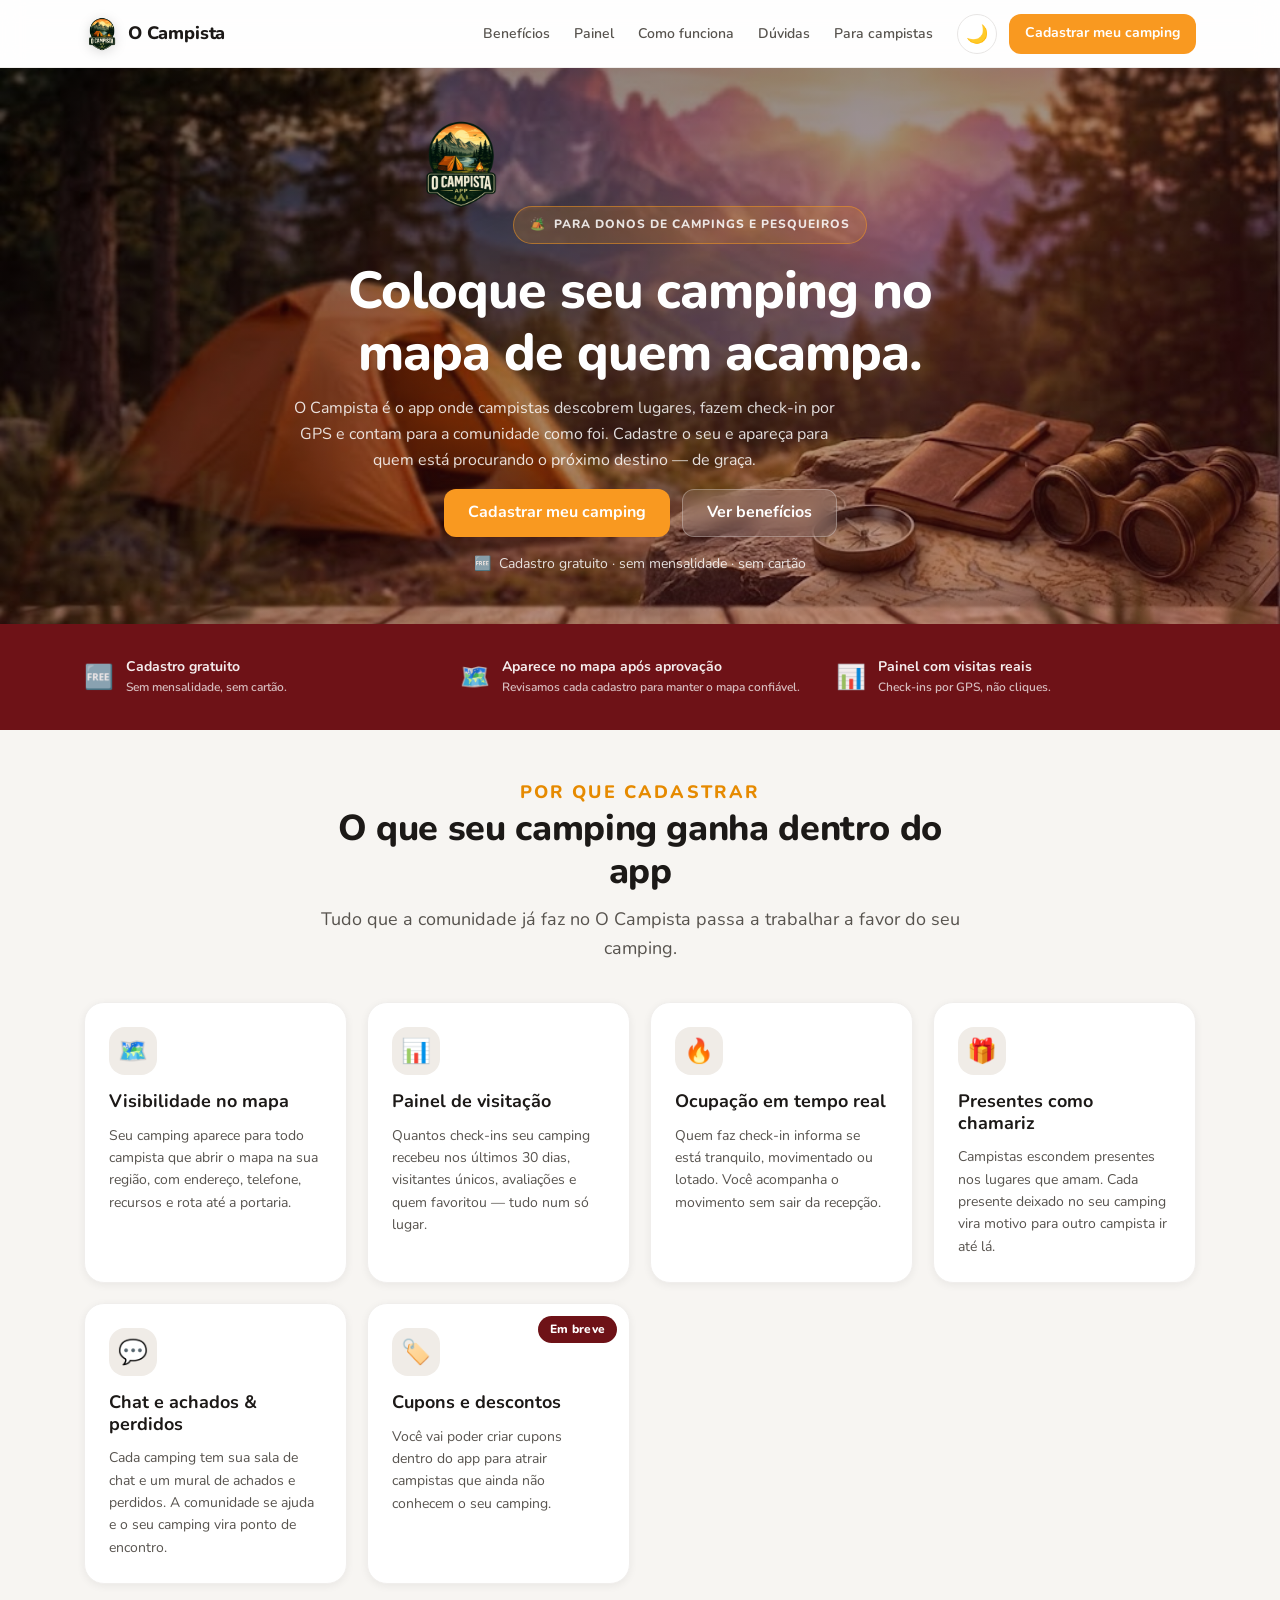
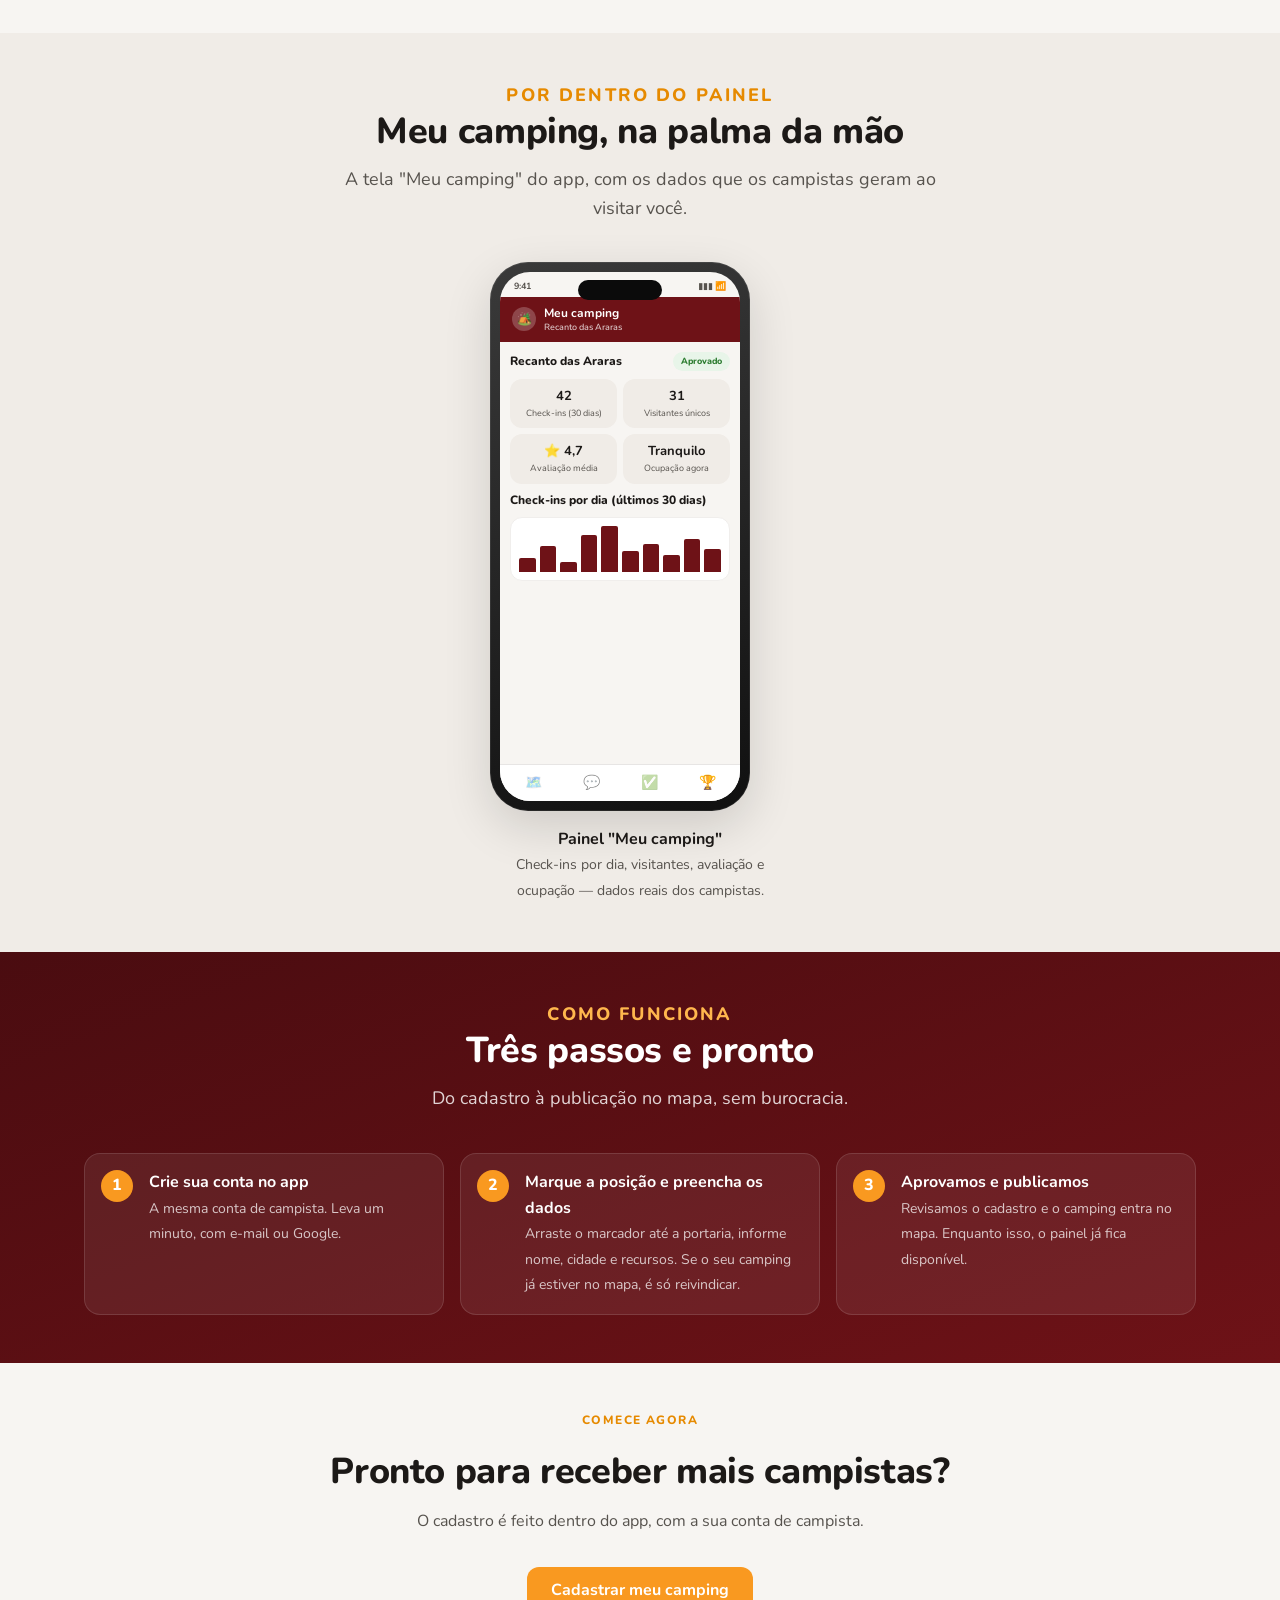
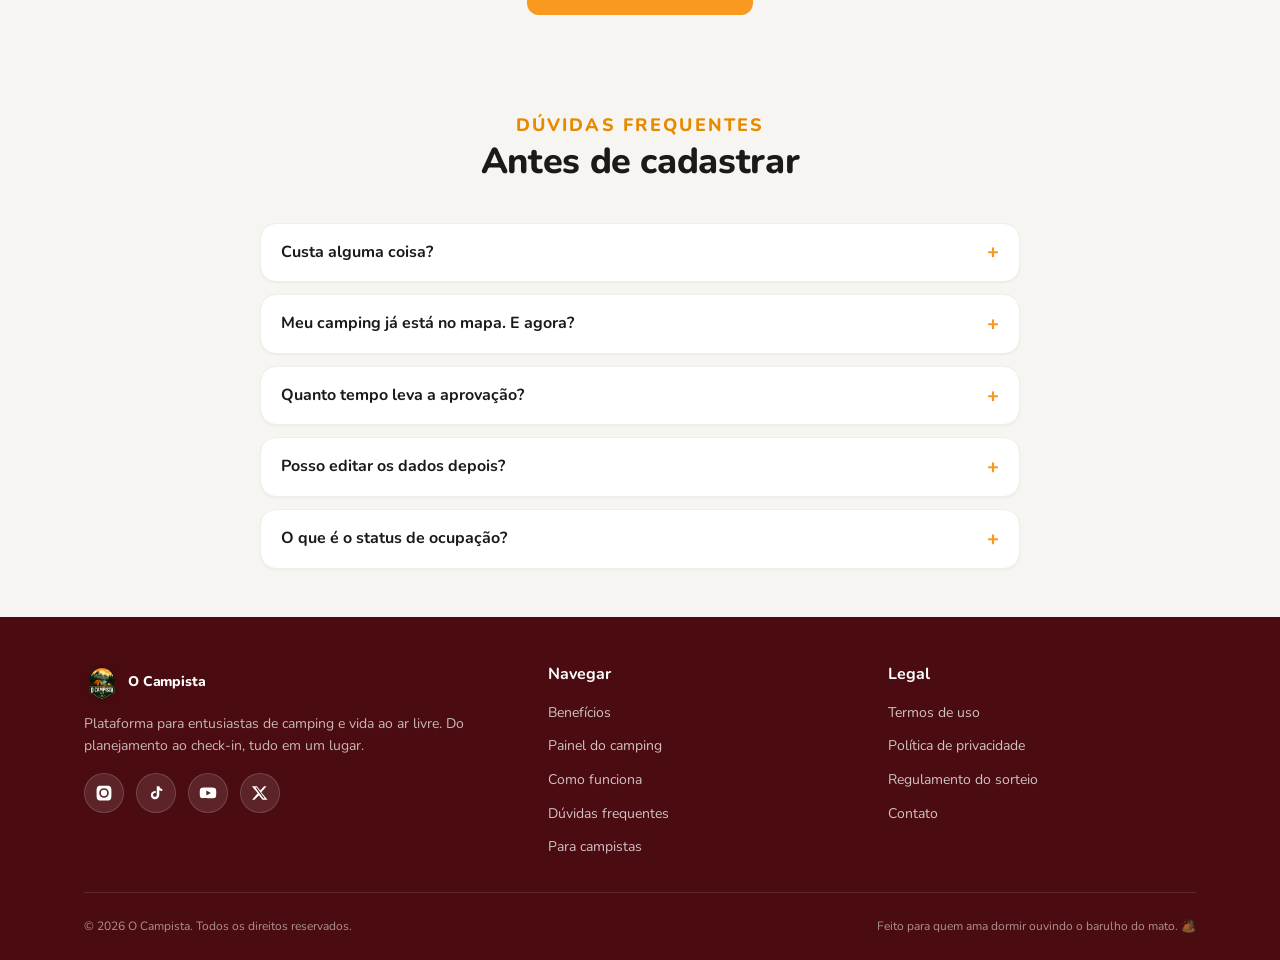
<file: parceiros.html>
<!doctype html>
<html lang="pt-BR">
  <head>
    <meta charset="utf-8" />
    <meta name="viewport" content="width=device-width, initial-scale=1" />
    <title>O Campista para donos de camping — coloque seu camping no mapa</title>
    <meta
      name="description"
      content="Cadastre seu camping ou pesqueiro no O Campista: apareça no mapa de quem acampa, acompanhe as visitas no painel e receba presentes, avaliações e ocupação em tempo real. Grátis."
    />
    <meta name="theme-color" content="#6e1217" />
    <link rel="icon" href="assets/img/favicon.ico" />
    <link rel="canonical" href="https://lipilemos.github.io/o-campista-landing/parceiros.html" />

    <!-- Open Graph / Twitter -->
    <meta property="og:type" content="website" />
    <meta property="og:site_name" content="O Campista" />
    <meta property="og:locale" content="pt_BR" />
    <meta property="og:title" content="Coloque seu camping no mapa de quem acampa" />
    <meta
      property="og:description"
      content="Cadastre seu camping ou pesqueiro no O Campista: apareça no mapa de quem acampa, acompanhe as visitas no painel e receba presentes, avaliações e ocupação em tempo real. Grátis."
    />
    <meta
      property="og:url"
      content="https://lipilemos.github.io/o-campista-landing/parceiros.html"
    />
    <meta
      property="og:image"
      content="https://lipilemos.github.io/o-campista-landing/assets/img/banner.jpg"
    />
    <meta name="twitter:card" content="summary_large_image" />
    <meta name="twitter:title" content="Coloque seu camping no mapa de quem acampa" />
    <meta
      name="twitter:description"
      content="Cadastro gratuito, painel com visitas reais e presença no mapa do O Campista. Para donos de campings e pesqueiros."
    />
    <meta
      name="twitter:image"
      content="https://lipilemos.github.io/o-campista-landing/assets/img/banner.jpg"
    />

    <link rel="preconnect" href="https://fonts.googleapis.com" />
    <link rel="preconnect" href="https://fonts.gstatic.com" crossorigin />
    <link
      href="https://fonts.googleapis.com/css2?family=Nunito:wght@400;500;600;700;800&display=swap"
      rel="stylesheet"
    />
    <link rel="stylesheet" href="assets/styles.css" />

    <script type="application/ld+json">
      {
        "@context": "https://schema.org",
        "@type": "SoftwareApplication",
        "name": "O Campista",
        "applicationCategory": "TravelApplication",
        "operatingSystem": "Android, iOS, Web",
        "description": "Plataforma para entusiastas de camping: mapa de campings, check-in por geolocalização, clima em tempo real, presentes, trilhas, chat e conquistas.",
        "offers": { "@type": "Offer", "price": "0", "priceCurrency": "BRL" }
      }
    </script>
  </head>

  <body>
    <a class="skip-link" href="#conteudo">Pular para o conteúdo</a>

    <header class="site-header">
      <div class="container">
        <a class="brand" href="#topo">
          <img src="assets/img/logo-transp.png" alt="" width="36" height="36" />
          O Campista
        </a>

        <nav class="site-nav" id="site-nav" aria-label="Navegação principal">
          <ul>
            <li><a href="#beneficios">Benefícios</a></li>
            <li><a href="#painel">Painel</a></li>
            <li><a href="#como-funciona">Como funciona</a></li>
            <li><a href="#faq">Dúvidas</a></li>
            <li><a href="index.html">Para campistas</a></li>
          </ul>
        </nav>

        <div class="header-actions">
          <button
            class="icon-btn nav-toggle"
            id="nav-toggle"
            type="button"
            aria-expanded="false"
            aria-controls="site-nav"
          >
            <span aria-hidden="true">☰</span>
            <span class="sr-only">Abrir menu de navegação</span>
          </button>
          <button class="icon-btn" id="theme-toggle" type="button">
            <span aria-hidden="true" id="theme-icon">🌙</span>
            <span class="sr-only" id="theme-label">Ativar tema escuro</span>
          </button>
          <a class="btn btn--primary btn--sm" data-app-path="/parceiros/cadastrar" href="#"
            >Cadastrar meu camping</a
          >
        </div>
      </div>
    </header>

    <main id="conteudo">
      <!-- ============================================================ Hero -->
      <section class="hero hero--parceiros" id="topo">
        <div class="container hero-grid">
          <div class="hero-copy">
            <img
              class="hero-logo"
              src="assets/img/logo-transp.png"
              alt="Logotipo do O Campista"
              width="96"
              height="96"
            />
            <p class="badge-launch">
              <span aria-hidden="true">🏕️</span> Para donos de campings e pesqueiros
            </p>
            <h1>Coloque seu camping no mapa de quem acampa.</h1>
            <p class="hero-lead">
              O Campista é o app onde campistas descobrem lugares, fazem check-in por GPS e contam
              para a comunidade como foi. Cadastre o seu e apareça para quem está procurando o
              próximo destino — de graça.
            </p>
            <div class="hero-ctas">
              <a class="btn btn--primary" data-app-path="/parceiros/cadastrar" href="#"
                >Cadastrar meu camping</a
              >
              <a class="btn btn--ghost" href="#beneficios">Ver benefícios</a>
            </div>
            <p class="hero-note">
              <span aria-hidden="true">🆓</span> Cadastro gratuito · sem mensalidade · sem cartão
            </p>
          </div>
        </div>
      </section>

      <!-- ====================================================== Destaques -->
      <section class="promise-strip" aria-label="Destaques para parceiros">
        <div class="container">
          <ul class="promise-list promise-list--parceiros">
            <li>
              <span class="emoji" aria-hidden="true">🆓</span>
              <span>Cadastro gratuito<small>Sem mensalidade, sem cartão.</small></span>
            </li>
            <li>
              <span class="emoji" aria-hidden="true">🗺️</span>
              <span
                >Aparece no mapa após aprovação<small
                  >Revisamos cada cadastro para manter o mapa confiável.</small
                ></span
              >
            </li>
            <li>
              <span class="emoji" aria-hidden="true">📊</span>
              <span>Painel com visitas reais<small>Check-ins por GPS, não cliques.</small></span>
            </li>
          </ul>
        </div>
      </section>

      <!-- ===================================================== Benefícios -->
      <section class="section" id="beneficios">
        <div class="container">
          <div class="section-head reveal">
            <p class="eyebrow">Por que cadastrar</p>
            <h2>O que seu camping ganha dentro do app</h2>
            <p>
              Tudo que a comunidade já faz no O Campista passa a trabalhar a favor do seu camping.
            </p>
          </div>

          <div class="features-grid">
            <article class="feature-card card-elevated reveal">
              <p class="emoji" aria-hidden="true">🗺️</p>
              <h3>Visibilidade no mapa</h3>
              <p>
                Seu camping aparece para todo campista que abrir o mapa na sua região, com endereço,
                telefone, recursos e rota até a portaria.
              </p>
            </article>

            <article class="feature-card card-elevated reveal">
              <p class="emoji" aria-hidden="true">📊</p>
              <h3>Painel de visitação</h3>
              <p>
                Quantos check-ins seu camping recebeu nos últimos 30 dias, visitantes únicos,
                avaliações e quem favoritou — tudo num só lugar.
              </p>
            </article>

            <article class="feature-card card-elevated reveal">
              <p class="emoji" aria-hidden="true">🔥</p>
              <h3>Ocupação em tempo real</h3>
              <p>
                Quem faz check-in informa se está tranquilo, movimentado ou lotado. Você acompanha o
                movimento sem sair da recepção.
              </p>
            </article>

            <article class="feature-card card-elevated reveal">
              <p class="emoji" aria-hidden="true">🎁</p>
              <h3>Presentes como chamariz</h3>
              <p>
                Campistas escondem presentes nos lugares que amam. Cada presente deixado no seu
                camping vira motivo para outro campista ir até lá.
              </p>
            </article>

            <article class="feature-card card-elevated reveal">
              <p class="emoji" aria-hidden="true">💬</p>
              <h3>Chat e achados &amp; perdidos</h3>
              <p>
                Cada camping tem sua sala de chat e um mural de achados e perdidos. A comunidade se
                ajuda e o seu camping vira ponto de encontro.
              </p>
            </article>

            <article class="feature-card card-elevated reveal feature-card--soon">
              <span class="soon-badge">Em breve</span>
              <p class="emoji" aria-hidden="true">🏷️</p>
              <h3>Cupons e descontos</h3>
              <p>
                Você vai poder criar cupons dentro do app para atrair campistas que ainda não
                conhecem o seu camping.
              </p>
            </article>
          </div>
        </div>
      </section>

      <!-- ========================================================= Painel -->
      <section class="section screens" id="painel">
        <div class="container">
          <div class="section-head reveal">
            <p class="eyebrow">Por dentro do painel</p>
            <h2>Meu camping, na palma da mão</h2>
            <p>A tela "Meu camping" do app, com os dados que os campistas geram ao visitar você.</p>
          </div>

          <div class="painel-mock">
            <figure class="screen-item reveal">
              <div class="phone-frame">
                <div class="phone-screen" aria-hidden="true">
                  <div class="mk-status"><span>9:41</span><span>▮▮▮ 📶</span></div>
                  <div class="mk-topbar">
                    <span class="mk-avatar">🏕️</span>
                    <span>Meu camping<small>Recanto das Araras</small></span>
                  </div>
                  <div class="mk-body">
                    <div class="mk-row">
                      <span class="mk-title">Recanto das Araras</span>
                      <span class="mk-badge mk-badge--ok">Aprovado</span>
                    </div>
                    <div class="mk-stats mk-stats--2">
                      <div><b>42</b><span>Check-ins (30 dias)</span></div>
                      <div><b>31</b><span>Visitantes únicos</span></div>
                      <div><b>⭐ 4,7</b><span>Avaliação média</span></div>
                      <div><b class="mk-ok">Tranquilo</b><span>Ocupação agora</span></div>
                    </div>
                    <p class="mk-title" style="margin: 0">Check-ins por dia (últimos 30 dias)</p>
                    <div class="mk-bars">
                      <i style="height: 30%"></i><i style="height: 55%"></i
                      ><i style="height: 20%"></i><i style="height: 80%"></i
                      ><i style="height: 100%"></i><i style="height: 45%"></i
                      ><i style="height: 60%"></i><i style="height: 35%"></i
                      ><i style="height: 70%"></i><i style="height: 50%"></i>
                    </div>
                  </div>
                  <div class="mk-tabbar">
                    <span>🗺️</span><span>💬</span><span>✅</span><span aria-current="page">🏆</span>
                  </div>
                </div>
              </div>
              <figcaption>
                <strong>Painel "Meu camping"</strong>
                <span
                  >Check-ins por dia, visitantes, avaliação e ocupação — dados reais dos
                  campistas.</span
                >
              </figcaption>
            </figure>
          </div>
        </div>
      </section>

      <!-- ================================================== Como funciona -->
      <section class="section giveaway" id="como-funciona">
        <div class="container">
          <div class="section-head reveal">
            <p class="eyebrow">Como funciona</p>
            <h2>Três passos e pronto</h2>
            <p>Do cadastro à publicação no mapa, sem burocracia.</p>
          </div>

          <ol class="steps steps--row">
            <li class="reveal">
              <div>
                <strong>Crie sua conta no app</strong>
                <span>A mesma conta de campista. Leva um minuto, com e-mail ou Google.</span>
              </div>
            </li>
            <li class="reveal">
              <div>
                <strong>Marque a posição e preencha os dados</strong>
                <span
                  >Arraste o marcador até a portaria, informe nome, cidade e recursos. Se o seu
                  camping já estiver no mapa, é só reivindicar.</span
                >
              </div>
            </li>
            <li class="reveal">
              <div>
                <strong>Aprovamos e publicamos</strong>
                <span
                  >Revisamos o cadastro e o camping entra no mapa. Enquanto isso, o painel já fica
                  disponível.</span
                >
              </div>
            </li>
          </ol>
        </div>
      </section>

      <!-- ====================================================== CTA final -->
      <section class="section cta-final" id="cadastrar">
        <div class="container reveal">
          <p class="eyebrow">Comece agora</p>
          <h2>Pronto para receber mais campistas?</h2>
          <p>O cadastro é feito dentro do app, com a sua conta de campista.</p>
          <a class="btn btn--primary" data-app-path="/parceiros/cadastrar" href="#"
            >Cadastrar meu camping</a
          >
        </div>
      </section>

      <!-- ============================================================ FAQ -->
      <section class="section" id="faq">
        <div class="container">
          <div class="section-head reveal">
            <p class="eyebrow">Dúvidas frequentes</p>
            <h2>Antes de cadastrar</h2>
          </div>

          <div class="faq-list">
            <details>
              <summary>Custa alguma coisa?</summary>
              <p>Não. Cadastro, painel e presença no mapa são gratuitos.</p>
            </details>
            <details>
              <summary>Meu camping já está no mapa. E agora?</summary>
              <p>
                Ao marcar a posição no cadastro, o app mostra campings próximos sem dono. Escolha o
                seu e toque em "Este é o meu" — é a reivindicação, que também passa pela nossa
                aprovação.
              </p>
            </details>
            <details>
              <summary>Quanto tempo leva a aprovação?</summary>
              <p>
                Revisamos manualmente cada cadastro. Você vê o status "Em análise" no painel e o
                camping aparece no mapa assim que aprovado.
              </p>
            </details>
            <details>
              <summary>Posso editar os dados depois?</summary>
              <p>
                Por enquanto, fale com a gente pelo link de contato no rodapé e ajustamos para você.
                Edição direta no app está no roteiro.
              </p>
            </details>
            <details>
              <summary>O que é o status de ocupação?</summary>
              <p>
                Quem faz check-in informa se o camping está tranquilo, movimentado ou lotado. O app
                mostra o relato mais comum das últimas 6 horas.
              </p>
            </details>
          </div>
        </div>
      </section>
    </main>

    <footer class="site-footer">
      <div class="container">
        <div class="footer-grid">
          <div>
            <p class="brand">
              <img src="assets/img/logo-transp.png" alt="" width="36" height="36" loading="lazy" />
              O Campista
            </p>
            <p>
              Plataforma para entusiastas de camping e vida ao ar livre. Do planejamento ao
              check-in, tudo em um lugar.
            </p>
            <!-- TODO: substituir href="#" pelos perfis reais das redes sociais -->
            <div class="social-links">
              <a href="#" aria-label="Instagram do O Campista">
                <svg viewBox="0 0 24 24" aria-hidden="true">
                  <path
                    d="M12 2.2c3.2 0 3.6 0 4.9.1 1.2.1 1.8.2 2.2.4.6.2 1 .5 1.4.9.4.4.7.8.9 1.4.2.4.4 1 .4 2.2.1 1.3.1 1.7.1 4.9s0 3.6-.1 4.9c-.1 1.2-.2 1.8-.4 2.2-.2.6-.5 1-.9 1.4-.4.4-.8.7-1.4.9-.4.2-1 .4-2.2.4-1.3.1-1.7.1-4.9.1s-3.6 0-4.9-.1c-1.2-.1-1.8-.2-2.2-.4-.6-.2-1-.5-1.4-.9-.4-.4-.7-.8-.9-1.4-.2-.4-.4-1-.4-2.2-.1-1.3-.1-1.7-.1-4.9s0-3.6.1-4.9c.1-1.2.2-1.8.4-2.2.2-.6.5-1 .9-1.4.4-.4.8-.7 1.4-.9.4-.2 1-.4 2.2-.4 1.3-.1 1.7-.1 4.9-.1zm0 3.4a6.4 6.4 0 1 0 0 12.8 6.4 6.4 0 0 0 0-12.8zm0 10.6a4.2 4.2 0 1 1 0-8.4 4.2 4.2 0 0 1 0 8.4zm8.2-10.9a1.5 1.5 0 1 1-3 0 1.5 1.5 0 0 1 3 0z"
                  />
                </svg>
              </a>
              <a href="#" aria-label="TikTok do O Campista">
                <svg viewBox="0 0 24 24" aria-hidden="true">
                  <path
                    d="M16.5 3c.4 2.2 1.7 3.6 3.9 3.8v2.5c-1.4.1-2.7-.3-4-1v6.1c0 4.2-3.6 7-7.3 5.8-2.6-.8-4.1-3.3-3.9-5.9.2-2.6 2.3-4.7 4.9-5 .5-.1 1 0 1.5.1v2.7c-.4-.1-.8-.2-1.2-.1-1.4.1-2.5 1.3-2.4 2.7.1 1.4 1.3 2.5 2.7 2.4 1.3-.1 2.3-1.2 2.3-2.5V3h3.5z"
                  />
                </svg>
              </a>
              <a href="#" aria-label="YouTube do O Campista">
                <svg viewBox="0 0 24 24" aria-hidden="true">
                  <path
                    d="M23 12s0-3.4-.4-5c-.2-.9-.9-1.6-1.8-1.8C19.1 4.8 12 4.8 12 4.8s-7.1 0-8.8.4c-.9.2-1.6.9-1.8 1.8C1 8.6 1 12 1 12s0 3.4.4 5c.2.9.9 1.6 1.8 1.8 1.7.4 8.8.4 8.8.4s7.1 0 8.8-.4c.9-.2 1.6-.9 1.8-1.8.4-1.6.4-5 .4-5zM9.8 15.3V8.7l6 3.3-6 3.3z"
                  />
                </svg>
              </a>
              <a href="#" aria-label="Perfil do O Campista no X">
                <svg viewBox="0 0 24 24" aria-hidden="true">
                  <path
                    d="M17.5 3h3.2l-7 8 8.2 10h-6.4l-5-6.1-5.8 6.1H1.5l7.5-8.6L1.2 3h6.6l4.5 5.6L17.5 3zm-1.1 16.1h1.8L7.7 4.8H5.8l10.6 14.3z"
                  />
                </svg>
              </a>
            </div>
          </div>

          <div>
            <h3>Navegar</h3>
            <ul>
              <li><a href="#beneficios">Benefícios</a></li>
              <li><a href="#painel">Painel do camping</a></li>
              <li><a href="#como-funciona">Como funciona</a></li>
              <li><a href="#faq">Dúvidas frequentes</a></li>
              <li><a href="index.html">Para campistas</a></li>
            </ul>
          </div>

          <div>
            <h3>Legal</h3>
            <!-- TODO: apontar para as URLs públicas de /termos e /privacidade do app -->
            <ul>
              <li><a href="#">Termos de uso</a></li>
              <li><a href="#">Política de privacidade</a></li>
              <li><a href="#">Regulamento do sorteio</a></li>
              <li><a href="index.html#sorteio">Contato</a></li>
            </ul>
          </div>
        </div>

        <div class="footer-bottom">
          <span>© <span id="ano">2026</span> O Campista. Todos os direitos reservados.</span>
          <span>Feito para quem ama dormir ouvindo o barulho do mato. 🏕️</span>
        </div>
      </div>
    </footer>

    <div class="toast" id="toast" role="status" aria-live="polite" hidden></div>

    <script src="assets/main.js"></script>
  </body>
</html>
</file>
<file: assets/styles.css>
/* ==========================================================================
   O Campista — Landing de inauguração
   Tokens copiados de src/styles.scss para manter identidade visual com o app.
   ========================================================================== */

:root {
  /* Marca */
  --color-primary: #6e1217;
  --color-primary-light: #8b2025;
  --color-primary-dark: #4a0c10;

  /* Ação */
  --color-accent: #f99920;
  --color-accent-light: #ffb74d;
  --color-accent-dark: #e68a00;
  --color-accent-hover: #e54e26;

  /* Superfícies */
  --color-bg: #f7f5f2;
  --color-surface: #ffffff;
  --color-surface-hover: #faf8f6;
  --color-surface-alt: #f0ece7;

  /* Texto */
  --color-text: #1c1917;
  --color-text-secondary: #57534e;
  --color-text-muted: #a8a29e;
  --color-text-inverse: #ffffff;

  /* Bordas */
  --color-border: #e7e5e4;
  --color-border-light: #f0eeec;
  --color-divider: #e7e5e4;

  /* Semânticas */
  --color-success: #2e7d32;
  --color-success-bg: #e8f5e9;
  --color-error: #c62828;
  --color-error-bg: #ffebee;
  --color-warning: #f57f17;
  --color-warning-bg: #fff8e1;
  --color-forest: #2d5a27;

  /* Raio */
  --radius-sm: 8px;
  --radius-md: 12px;
  --radius-lg: 16px;
  --radius-xl: 20px;
  --radius-2xl: 24px;
  --radius-full: 9999px;

  /* Sombras */
  --shadow-xs: 0 1px 2px rgba(0, 0, 0, 0.05);
  --shadow-sm: 0 2px 8px rgba(0, 0, 0, 0.06);
  --shadow-md: 0 4px 16px rgba(0, 0, 0, 0.08);
  --shadow-lg: 0 8px 32px rgba(0, 0, 0, 0.1);
  --shadow-xl: 0 16px 48px rgba(0, 0, 0, 0.14);

  /* Transições */
  --transition-fast: 150ms cubic-bezier(0.4, 0, 0.2, 1);
  --transition-base: 200ms cubic-bezier(0.4, 0, 0.2, 1);
  --transition-slow: 300ms cubic-bezier(0.4, 0, 0.2, 1);

  /* Tipografia */
  --font-family: 'Nunito', system-ui, -apple-system, sans-serif;
  --text-xs: 0.75rem;
  --text-sm: 0.875rem;
  --text-base: 1rem;
  --text-lg: 1.125rem;
  --text-xl: 1.25rem;
  --text-2xl: 1.5rem;
  --text-3xl: 1.875rem;
  --text-4xl: 2.25rem;

  /* Espaçamento */
  --space-1: 4px;
  --space-2: 8px;
  --space-3: 12px;
  --space-4: 16px;
  --space-5: 20px;
  --space-6: 24px;
  --space-8: 32px;
  --space-10: 40px;
  --space-12: 48px;

  /* Landing */
  --header-height: 68px;
  --container: 1160px;
}

[data-theme='dark'] {
  --color-primary: #8b2025;
  --color-primary-light: #a63038;
  --color-primary-dark: #6e1217;

  --color-bg: #1a1a1a;
  --color-surface: #242424;
  --color-surface-hover: #2e2e2e;
  --color-surface-alt: #303030;

  --color-text: #e5e5e5;
  --color-text-secondary: #a3a3a3;
  --color-text-muted: #737373;
  --color-text-inverse: #ffffff;

  --color-border: #3d3d3d;
  --color-border-light: #333333;
  --color-divider: #3d3d3d;

  --color-success-bg: #1a2e1a;
  --color-error-bg: #2e1a1a;
  --color-warning-bg: #2e2a1a;

  --shadow-xs: 0 1px 2px rgba(0, 0, 0, 0.2);
  --shadow-sm: 0 2px 8px rgba(0, 0, 0, 0.25);
  --shadow-md: 0 4px 16px rgba(0, 0, 0, 0.3);
  --shadow-lg: 0 8px 32px rgba(0, 0, 0, 0.35);
  --shadow-xl: 0 16px 48px rgba(0, 0, 0, 0.4);
}

/* ==========================================================================
   Base
   ========================================================================== */

*,
*::before,
*::after {
  box-sizing: border-box;
}

html {
  scroll-behavior: smooth;
  scroll-padding-top: calc(var(--header-height) + var(--space-4));
}

body {
  margin: 0;
  font-family: var(--font-family);
  font-size: var(--text-base);
  line-height: 1.6;
  color: var(--color-text);
  background: var(--color-bg);
  -webkit-font-smoothing: antialiased;
  -moz-osx-font-smoothing: grayscale;
  transition:
    background var(--transition-base),
    color var(--transition-base);
}

h1,
h2,
h3,
h4 {
  margin: 0 0 var(--space-3);
  color: var(--color-text);
  line-height: 1.2;
}

h1 {
  font-size: clamp(2rem, 5vw, 3.25rem);
  font-weight: 800;
  letter-spacing: -0.02em;
}

h2 {
  font-size: clamp(1.5rem, 3.5vw, 2.25rem);
  font-weight: 800;
  letter-spacing: -0.01em;
}

h3 {
  font-size: var(--text-xl);
  font-weight: 700;
}

p {
  margin: 0 0 var(--space-4);
  color: var(--color-text-secondary);
}

a {
  color: var(--color-primary);
  text-decoration: none;
  transition: color var(--transition-fast);
}

a:hover {
  color: var(--color-accent-hover);
}

img {
  max-width: 100%;
  height: auto;
}

:focus-visible {
  outline: 2px solid var(--color-accent);
  outline-offset: 2px;
  border-radius: var(--radius-sm);
}

::selection {
  background: rgba(249, 153, 32, 0.2);
}

.sr-only {
  position: absolute;
  width: 1px;
  height: 1px;
  padding: 0;
  margin: -1px;
  overflow: hidden;
  clip: rect(0, 0, 0, 0);
  white-space: nowrap;
  border: 0;
}

.skip-link {
  position: absolute;
  top: -100px;
  left: var(--space-4);
  z-index: 200;
  padding: var(--space-3) var(--space-5);
  background: var(--color-surface);
  color: var(--color-text);
  border-radius: var(--radius-md);
  box-shadow: var(--shadow-lg);
  font-weight: 700;
}

.skip-link:focus {
  top: var(--space-4);
}

.container {
  width: 100%;
  max-width: var(--container);
  margin: 0 auto;
  padding: 0 var(--space-6);
}

.section {
  padding: var(--space-12) 0;
}

.section-head {
  max-width: 640px;
  margin: 0 auto var(--space-10);
  text-align: center;
}

.section-head p {
  font-size: var(--text-lg);
  margin-bottom: 0;
}

.eyebrow {
  display: inline-block;
  margin-bottom: var(--space-3);
  font-size: var(--text-xs);
  font-weight: 800;
  letter-spacing: 0.12em;
  text-transform: uppercase;
  color: var(--color-accent-dark);
}

/* ==========================================================================
   Animações (mesmas do app)
   ========================================================================== */

@keyframes fadeIn {
  from {
    opacity: 0;
  }
  to {
    opacity: 1;
  }
}

@keyframes cardAppear {
  from {
    opacity: 0;
    transform: translateY(12px) scale(0.98);
  }
  to {
    opacity: 1;
    transform: translateY(0) scale(1);
  }
}

@keyframes slideUp {
  from {
    transform: translateY(100%);
  }
  to {
    transform: translateY(0);
  }
}

@keyframes slideIn {
  from {
    opacity: 0;
    transform: translateY(20px);
  }
  to {
    opacity: 1;
    transform: translateY(0);
  }
}

@keyframes float {
  0%,
  100% {
    transform: translateY(0);
  }
  50% {
    transform: translateY(-10px);
  }
}

@keyframes pulseRing {
  0% {
    transform: scale(0.7);
    opacity: 0.7;
  }
  100% {
    transform: scale(2.2);
    opacity: 0;
  }
}

.reveal {
  opacity: 0;
}

.reveal.is-visible {
  animation: cardAppear 0.5s cubic-bezier(0.16, 1, 0.3, 1) forwards;
}

@media (prefers-reduced-motion: reduce) {
  html {
    scroll-behavior: auto;
  }

  *,
  *::before,
  *::after {
    animation-duration: 0.01ms !important;
    animation-iteration-count: 1 !important;
    transition-duration: 0.01ms !important;
  }

  .reveal {
    opacity: 1;
  }
}

/* ==========================================================================
   Padrões reaproveitados do app
   ========================================================================== */

.glass-card {
  background: rgba(255, 255, 255, 0.07);
  backdrop-filter: blur(16px);
  -webkit-backdrop-filter: blur(16px);
  border: 1px solid rgba(255, 255, 255, 0.1);
  border-radius: var(--radius-2xl);
  box-shadow: var(--shadow-xl);
}

.card-elevated {
  background: var(--color-surface);
  border: 1px solid var(--color-border-light);
  border-radius: var(--radius-xl);
  box-shadow: var(--shadow-sm);
}

.custom-scrollbar::-webkit-scrollbar {
  height: 6px;
  width: 6px;
}

.custom-scrollbar::-webkit-scrollbar-thumb {
  background: var(--color-border);
  border-radius: var(--radius-full);
}

.custom-scrollbar::-webkit-scrollbar-track {
  background: transparent;
}

/* ==========================================================================
   Botões
   ========================================================================== */

.btn {
  display: inline-flex;
  align-items: center;
  justify-content: center;
  gap: var(--space-2);
  height: 48px;
  padding: 0 var(--space-6);
  border: none;
  border-radius: var(--radius-md);
  font-family: inherit;
  font-size: var(--text-base);
  font-weight: 700;
  cursor: pointer;
  text-align: center;
  transition: all var(--transition-base);
}

.btn--primary {
  background: var(--color-accent);
  color: #ffffff;
}

.btn--primary:hover {
  background: var(--color-accent-hover);
  color: #ffffff;
  transform: translateY(-1px);
  box-shadow: 0 4px 16px rgba(249, 153, 32, 0.35);
}

.btn--ghost {
  background: rgba(255, 255, 255, 0.12);
  color: #ffffff;
  border: 1px solid rgba(255, 255, 255, 0.28);
  backdrop-filter: blur(8px);
  -webkit-backdrop-filter: blur(8px);
}

.btn--ghost:hover {
  background: rgba(255, 255, 255, 0.2);
  color: #ffffff;
  transform: translateY(-1px);
}

.btn--outline {
  background: transparent;
  color: var(--color-text);
  border: 1px solid var(--color-border);
}

.btn--outline:hover {
  background: var(--color-surface-hover);
  color: var(--color-text);
  border-color: var(--color-accent);
}

.btn--sm {
  height: 40px;
  padding: 0 var(--space-4);
  font-size: var(--text-sm);
}

.btn--block {
  width: 100%;
}

/* ==========================================================================
   Header
   ========================================================================== */

.site-header {
  position: sticky;
  top: 0;
  z-index: 100;
  height: var(--header-height);
  display: flex;
  align-items: center;
  background: color-mix(in srgb, var(--color-surface) 88%, transparent);
  backdrop-filter: blur(12px);
  -webkit-backdrop-filter: blur(12px);
  border-bottom: 1px solid var(--color-border-light);
}

.site-header .container {
  display: flex;
  align-items: center;
  gap: var(--space-6);
}

.brand {
  display: flex;
  align-items: center;
  gap: var(--space-2);
  font-weight: 800;
  font-size: var(--text-lg);
  color: var(--color-text);
  letter-spacing: -0.01em;
}

.brand:hover {
  color: var(--color-text);
}

.brand img {
  width: 36px;
  height: 36px;
  filter: drop-shadow(0 2px 6px rgba(0, 0, 0, 0.15));
}

.site-nav {
  margin-left: auto;
}

.site-nav ul {
  display: flex;
  align-items: center;
  gap: var(--space-6);
  margin: 0;
  padding: 0;
  list-style: none;
}

.site-nav a {
  font-size: var(--text-sm);
  font-weight: 600;
  color: var(--color-text-secondary);
}

.site-nav a:hover {
  color: var(--color-accent-hover);
}

.header-actions {
  display: flex;
  align-items: center;
  gap: var(--space-3);
}

.icon-btn {
  display: inline-flex;
  align-items: center;
  justify-content: center;
  width: 40px;
  height: 40px;
  border: 1px solid var(--color-border);
  border-radius: var(--radius-full);
  background: var(--color-surface);
  font-size: var(--text-lg);
  line-height: 1;
  cursor: pointer;
  transition: all var(--transition-fast);
}

.icon-btn:hover {
  background: var(--color-surface-hover);
  border-color: var(--color-accent);
}

.nav-toggle {
  display: none;
}

/* ==========================================================================
   Hero
   ========================================================================== */

.hero {
  position: relative;
  overflow: hidden;
  padding: var(--space-12) 0;
  background:
    linear-gradient(160deg, rgba(0, 0, 0, 0.5) 0%, rgba(110, 18, 23, 0.35) 100%),
    url('img/background.jpg') center / cover no-repeat;
  color: #ffffff;
}

.hero-grid {
  display: grid;
  grid-template-columns: 1.05fr 0.95fr;
  gap: var(--space-10);
  align-items: center;
  min-height: 560px;
}

.hero h1,
.hero h2,
.hero h3 {
  color: #ffffff;
}

.hero p {
  color: rgba(255, 255, 255, 0.85);
}

.hero-logo {
  width: 96px;
  height: 96px;
  margin-bottom: var(--space-4);
  filter: drop-shadow(0 4px 12px rgba(0, 0, 0, 0.2));
  animation: fadeIn 0.6s ease both;
}

.badge-launch {
  display: inline-flex;
  align-items: center;
  gap: var(--space-2);
  padding: var(--space-2) var(--space-4);
  margin-bottom: var(--space-4);
  border-radius: var(--radius-full);
  background: rgba(249, 153, 32, 0.18);
  border: 1px solid rgba(249, 153, 32, 0.5);
  color: #ffd8a1;
  font-size: var(--text-xs);
  font-weight: 800;
  letter-spacing: 0.08em;
  text-transform: uppercase;
}

.hero-tagline {
  font-size: var(--text-xl);
  font-weight: 600;
  max-width: 40ch;
}

.hero-lead {
  max-width: 46ch;
}

.hero-ctas {
  display: flex;
  flex-wrap: wrap;
  gap: var(--space-3);
  margin-bottom: var(--space-4);
}

.hero-note {
  display: flex;
  align-items: center;
  gap: var(--space-2);
  font-size: var(--text-sm);
  color: rgba(255, 255, 255, 0.7);
  margin: 0;
}

.hero-phones {
  display: flex;
  justify-content: center;
  align-items: center;
  gap: var(--space-5);
  perspective: 1200px;
}

.hero-phones .phone-frame {
  animation: float 6s ease-in-out infinite;
}

.hero-phones .phone-frame:nth-child(2) {
  animation-delay: 1.5s;
  transform: translateY(var(--space-6)) scale(0.92);
  opacity: 0.95;
}

/* ==========================================================================
   Faixa de promessas
   ========================================================================== */

.promise-strip {
  background: var(--color-primary);
  color: #ffffff;
}

.promise-list {
  display: grid;
  grid-template-columns: repeat(4, 1fr);
  gap: var(--space-4);
  margin: 0;
  padding: var(--space-8) 0;
  list-style: none;
}

.promise-list li {
  display: flex;
  align-items: center;
  gap: var(--space-3);
  font-weight: 700;
  font-size: var(--text-sm);
  color: rgba(255, 255, 255, 0.92);
}

.promise-list .emoji {
  font-size: var(--text-2xl);
  line-height: 1;
}

/* ==========================================================================
   Recursos
   ========================================================================== */

.features-grid {
  display: grid;
  grid-template-columns: repeat(4, 1fr);
  gap: var(--space-5);
}

.feature-card {
  padding: var(--space-6);
  transition:
    transform var(--transition-base),
    box-shadow var(--transition-base);
}

.feature-card:hover {
  transform: translateY(-4px);
  box-shadow: var(--shadow-md);
}

.feature-card .emoji {
  display: flex;
  align-items: center;
  justify-content: center;
  width: 48px;
  height: 48px;
  margin-bottom: var(--space-4);
  border-radius: var(--radius-lg);
  background: var(--color-surface-alt);
  font-size: var(--text-2xl);
  line-height: 1;
}

.feature-card h3 {
  font-size: var(--text-lg);
}

.feature-card p {
  font-size: var(--text-sm);
  margin: 0;
}

/* ==========================================================================
   Telas do app (mockups)
   ========================================================================== */

.screens {
  background: var(--color-surface-alt);
}

.screens-rail {
  display: grid;
  grid-template-columns: repeat(3, 1fr);
  gap: var(--space-8) var(--space-5);
  justify-items: center;
}

.screen-item {
  margin: 0;
  text-align: center;
  max-width: 300px;
}

.screen-item figcaption {
  margin-top: var(--space-4);
}

.screen-item figcaption strong {
  display: block;
  font-size: var(--text-base);
  color: var(--color-text);
}

.screen-item figcaption span {
  font-size: var(--text-sm);
  color: var(--color-text-secondary);
}

/* Moldura de celular — troque o conteúdo de .phone-screen por <img> ao ter prints reais */
.phone-frame {
  position: relative;
  width: 260px;
  aspect-ratio: 9 / 19;
  padding: 10px;
  border-radius: 38px;
  background: linear-gradient(160deg, #3a3a3a, #101010);
  box-shadow:
    var(--shadow-xl),
    inset 0 0 0 1px rgba(255, 255, 255, 0.08);
  flex: none;
}

.phone-frame::after {
  content: '';
  position: absolute;
  top: 18px;
  left: 50%;
  transform: translateX(-50%);
  width: 84px;
  height: 20px;
  border-radius: var(--radius-full);
  background: #0b0b0b;
  z-index: 3;
}

.phone-screen {
  position: relative;
  height: 100%;
  overflow: hidden;
  border-radius: 30px;
  background: var(--color-bg);
  display: flex;
  flex-direction: column;
  font-size: 11px;
  line-height: 1.4;
  text-align: left;
}

.phone-screen img {
  width: 100%;
  height: 100%;
  object-fit: cover;
}

/* Mockup: barra de status e topo */
.mk-status {
  display: flex;
  justify-content: space-between;
  align-items: flex-end;
  padding: 8px 14px 4px;
  font-size: 9px;
  font-weight: 700;
  color: var(--color-text-secondary);
}

.mk-topbar {
  display: flex;
  align-items: center;
  gap: 8px;
  padding: 8px 12px;
  background: var(--color-primary);
  color: #ffffff;
  font-weight: 700;
  font-size: 12px;
}

.mk-topbar .mk-avatar {
  width: 24px;
  height: 24px;
  border-radius: var(--radius-full);
  background: rgba(255, 255, 255, 0.22);
  display: flex;
  align-items: center;
  justify-content: center;
  font-size: 12px;
}

.mk-topbar small {
  display: block;
  font-weight: 600;
  font-size: 9px;
  color: rgba(255, 255, 255, 0.75);
}

.mk-body {
  flex: 1;
  padding: 10px;
  display: flex;
  flex-direction: column;
  gap: 8px;
  overflow: hidden;
}

.mk-card {
  background: var(--color-surface);
  border: 1px solid var(--color-border-light);
  border-radius: var(--radius-lg);
  box-shadow: var(--shadow-xs);
  padding: 10px;
}

.mk-title {
  font-weight: 800;
  color: var(--color-text);
  font-size: 12px;
}

.mk-sub {
  color: var(--color-text-secondary);
  font-size: 10px;
}

.mk-row {
  display: flex;
  align-items: center;
  justify-content: space-between;
  gap: 8px;
}

.mk-btn {
  display: block;
  padding: 8px;
  border-radius: var(--radius-md);
  background: var(--color-accent);
  color: #ffffff;
  font-weight: 800;
  font-size: 11px;
  text-align: center;
}

.mk-btn--outline {
  background: transparent;
  color: var(--color-text);
  border: 1px solid var(--color-border);
}

.mk-badge {
  display: inline-flex;
  align-items: center;
  gap: 4px;
  padding: 3px 8px;
  border-radius: var(--radius-full);
  font-size: 9px;
  font-weight: 800;
}

.mk-badge--ok {
  background: var(--color-success-bg);
  color: var(--color-success);
}

.mk-badge--warn {
  background: var(--color-warning-bg);
  color: var(--color-warning);
}

.mk-badge--err {
  background: var(--color-error-bg);
  color: var(--color-error);
}

.mk-tabbar {
  display: flex;
  justify-content: space-around;
  padding: 8px 4px;
  border-top: 1px solid var(--color-border);
  background: var(--color-surface);
  font-size: 14px;
}

.mk-tabbar span {
  opacity: 0.45;
}

.mk-tabbar span[aria-current] {
  opacity: 1;
}

/* Mockup: mapa */
.mk-map {
  position: relative;
  flex: 1;
  background:
    radial-gradient(circle at 22% 28%, rgba(45, 90, 39, 0.35), transparent 42%),
    radial-gradient(circle at 76% 62%, rgba(45, 90, 39, 0.28), transparent 38%),
    linear-gradient(150deg, #dfe7d5, #eef1e6);
  overflow: hidden;
}

[data-theme='dark'] .mk-map {
  background:
    radial-gradient(circle at 22% 28%, rgba(45, 90, 39, 0.5), transparent 42%),
    radial-gradient(circle at 76% 62%, rgba(45, 90, 39, 0.4), transparent 38%),
    linear-gradient(150deg, #2a3226, #1f231d);
}

.mk-map::before,
.mk-map::after {
  content: '';
  position: absolute;
  background: rgba(110, 18, 23, 0.12);
}

.mk-map::before {
  inset: 42% -10% auto -10%;
  height: 10px;
  transform: rotate(-8deg);
}

.mk-map::after {
  inset: -10% auto -10% 58%;
  width: 8px;
  transform: rotate(6deg);
}

.mk-pin {
  position: absolute;
  transform: translate(-50%, -50%);
  font-size: 18px;
  filter: drop-shadow(0 2px 4px rgba(0, 0, 0, 0.3));
}

.mk-pin--me {
  width: 14px;
  height: 14px;
  border-radius: var(--radius-full);
  background: var(--color-accent);
  border: 2px solid #ffffff;
  box-shadow: 0 0 0 1px rgba(0, 0, 0, 0.15);
}

.mk-pin--me::after {
  content: '';
  position: absolute;
  inset: -6px;
  border-radius: var(--radius-full);
  border: 2px solid var(--color-accent);
  animation: pulseRing 2.4s ease-out infinite;
}

.mk-sheet {
  position: absolute;
  left: 8px;
  right: 8px;
  bottom: 8px;
  padding: 10px;
  border-radius: var(--radius-lg);
  background: var(--color-surface);
  box-shadow: var(--shadow-lg);
  animation: slideIn 0.4s ease both;
}

/* Mockup: check-in / XP */
.mk-xp-bar {
  height: 8px;
  border-radius: var(--radius-full);
  background: var(--color-surface-alt);
  overflow: hidden;
}

.mk-xp-bar i {
  display: block;
  height: 100%;
  width: 68%;
  border-radius: var(--radius-full);
  background: linear-gradient(90deg, var(--color-accent), var(--color-accent-light));
}

.mk-success {
  display: flex;
  align-items: center;
  gap: 8px;
  padding: 10px;
  border-radius: var(--radius-md);
  background: var(--color-success-bg);
  color: var(--color-success);
  font-weight: 800;
  font-size: 11px;
}

.mk-stats {
  display: grid;
  grid-template-columns: repeat(3, 1fr);
  gap: 6px;
  text-align: center;
}

.mk-stats div {
  padding: 8px 4px;
  border-radius: var(--radius-md);
  background: var(--color-surface-alt);
}

.mk-stats b {
  display: block;
  font-size: 13px;
  color: var(--color-text);
}

.mk-stats span {
  font-size: 9px;
  color: var(--color-text-secondary);
}

/* Mockup: clima */
.mk-weather {
  background: linear-gradient(160deg, var(--color-primary), var(--color-primary-light));
  color: #ffffff;
  border: none;
}

.mk-weather .mk-title,
.mk-weather .mk-sub {
  color: #ffffff;
}

.mk-weather .mk-sub {
  color: rgba(255, 255, 255, 0.78);
}

.mk-temp {
  font-size: 34px;
  font-weight: 800;
  line-height: 1;
}

.mk-forecast {
  display: grid;
  grid-template-columns: repeat(3, 1fr);
  gap: 6px;
  text-align: center;
}

.mk-forecast div {
  padding: 8px 2px;
  border-radius: var(--radius-md);
  background: var(--color-surface-alt);
  font-size: 9px;
  color: var(--color-text-secondary);
}

.mk-forecast b {
  display: block;
  font-size: 11px;
  color: var(--color-text);
}

/* Mockup: presente */
.mk-photo {
  height: 92px;
  border-radius: var(--radius-md);
  background:
    radial-gradient(circle at 50% 45%, rgba(249, 153, 32, 0.35), transparent 60%),
    linear-gradient(150deg, #4a0c10, #6e1217);
  display: flex;
  align-items: center;
  justify-content: center;
  font-size: 32px;
}

/* Mockup: chat */
.mk-chat {
  flex: 1;
  display: flex;
  flex-direction: column;
  gap: 6px;
  padding: 10px;
  overflow: hidden;
}

.mk-msg {
  max-width: 82%;
  padding: 7px 9px;
  border-radius: var(--radius-lg);
  background: var(--color-surface);
  border: 1px solid var(--color-border-light);
  font-size: 10px;
  color: var(--color-text);
}

.mk-msg b {
  display: block;
  font-size: 9px;
  color: var(--color-primary);
}

.mk-msg--me {
  align-self: flex-end;
  background: var(--color-accent);
  border-color: transparent;
  color: #ffffff;
}

.mk-typing {
  font-size: 9px;
  font-style: italic;
  color: var(--color-text-muted);
}

.mk-input {
  display: flex;
  align-items: center;
  gap: 6px;
  margin: 0 10px 10px;
  padding: 7px 10px;
  border-radius: var(--radius-full);
  background: var(--color-surface);
  border: 1px solid var(--color-border);
  font-size: 10px;
  color: var(--color-text-muted);
}

.mk-input span:last-child {
  margin-left: auto;
  font-size: 12px;
}

/* Mockup: conquistas */
.mk-achievements {
  display: grid;
  grid-template-columns: repeat(3, 1fr);
  gap: 6px;
}

.mk-achievements div {
  aspect-ratio: 1;
  display: flex;
  align-items: center;
  justify-content: center;
  border-radius: var(--radius-md);
  background: var(--color-surface-alt);
  font-size: 18px;
}

.mk-achievements div.is-locked {
  opacity: 0.35;
}

.mk-toast {
  padding: 10px;
  border-radius: var(--radius-md);
  background: var(--color-accent);
  color: #ffffff;
  font-weight: 800;
  font-size: 11px;
  text-align: center;
  box-shadow: var(--shadow-md);
  animation: slideIn 0.4s ease both;
}

/* ==========================================================================
   Sorteio
   ========================================================================== */

.giveaway {
  background: linear-gradient(160deg, var(--color-primary-dark), var(--color-primary));
  color: #ffffff;
}

.giveaway h2,
.giveaway h3 {
  color: #ffffff;
}

.giveaway p {
  color: rgba(255, 255, 255, 0.82);
}

.giveaway .eyebrow {
  color: var(--color-accent-light);
}

.giveaway-grid {
  display: grid;
  grid-template-columns: 1fr 1fr;
  gap: var(--space-10);
  align-items: start;
}

.steps {
  display: grid;
  gap: var(--space-4);
  margin: 0;
  padding: 0;
  list-style: none;
  counter-reset: step;
}

.steps li {
  display: flex;
  gap: var(--space-4);
  align-items: flex-start;
  padding: var(--space-4);
  border-radius: var(--radius-lg);
  background: rgba(255, 255, 255, 0.07);
  border: 1px solid rgba(255, 255, 255, 0.12);
}

.steps li::before {
  counter-increment: step;
  content: counter(step);
  flex: none;
  display: flex;
  align-items: center;
  justify-content: center;
  width: 32px;
  height: 32px;
  border-radius: var(--radius-full);
  background: var(--color-accent);
  color: #ffffff;
  font-weight: 800;
}

.steps strong {
  display: block;
  color: #ffffff;
}

.steps span {
  font-size: var(--text-sm);
  color: rgba(255, 255, 255, 0.75);
}

.prize {
  margin-top: var(--space-6);
  padding: var(--space-5);
  border-radius: var(--radius-lg);
  background: rgba(249, 153, 32, 0.14);
  border: 1px dashed rgba(249, 153, 32, 0.55);
}

.prize p {
  margin: 0;
  font-size: var(--text-sm);
}

.form-card {
  padding: var(--space-6);
  color: var(--color-text);
  background: var(--color-surface);
  border-radius: var(--radius-2xl);
  box-shadow: var(--shadow-xl);
}

.form-card h3 {
  color: var(--color-text);
}

.form-card p {
  color: var(--color-text-secondary);
}

.field {
  margin-bottom: var(--space-4);
}

.field label {
  display: block;
  margin-bottom: var(--space-2);
  font-size: var(--text-sm);
  font-weight: 700;
  color: var(--color-text);
}

.field input {
  width: 100%;
  height: 48px;
  padding: 0 var(--space-4);
  border: 1px solid var(--color-border);
  border-radius: var(--radius-md);
  background: var(--color-surface);
  color: var(--color-text);
  font-family: inherit;
  font-size: var(--text-base);
  transition:
    border-color var(--transition-fast),
    box-shadow var(--transition-fast);
}

.field input:focus {
  outline: none;
  border-color: var(--color-accent);
  box-shadow: 0 0 0 3px rgba(249, 153, 32, 0.18);
}

.field input[aria-invalid='true'] {
  border-color: var(--color-error);
}

.field-error {
  display: block;
  min-height: 18px;
  margin-top: var(--space-1);
  font-size: var(--text-xs);
  font-weight: 700;
  color: var(--color-error);
}

.checkbox {
  display: flex;
  gap: var(--space-3);
  align-items: flex-start;
  margin-bottom: var(--space-4);
  font-size: var(--text-sm);
  color: var(--color-text-secondary);
}

.checkbox input {
  margin-top: 3px;
  width: 18px;
  height: 18px;
  accent-color: var(--color-accent);
  flex: none;
}

.form-note {
  margin: var(--space-4) 0 0;
  font-size: var(--text-xs);
  color: var(--color-text-muted);
}

.form-success {
  display: flex;
  gap: var(--space-3);
  align-items: flex-start;
  padding: var(--space-4);
  border-radius: var(--radius-md);
  background: var(--color-success-bg);
  color: var(--color-success);
  font-weight: 700;
  font-size: var(--text-sm);
  animation: cardAppear 0.4s cubic-bezier(0.16, 1, 0.3, 1) both;
}

/* ==========================================================================
   Download
   ========================================================================== */

.store-badges {
  display: flex;
  flex-wrap: wrap;
  justify-content: center;
  gap: var(--space-4);
}

.store-badge {
  position: relative;
  display: flex;
  align-items: center;
  gap: var(--space-3);
  min-width: 220px;
  padding: var(--space-3) var(--space-5);
  border-radius: var(--radius-md);
  background: var(--color-text);
  color: var(--color-surface);
  font-weight: 700;
  cursor: not-allowed;
  opacity: 0.92;
}

.store-badge:hover {
  color: var(--color-surface);
}

.store-badge .emoji {
  font-size: var(--text-2xl);
  line-height: 1;
}

.store-badge small {
  display: block;
  font-size: var(--text-xs);
  font-weight: 600;
  opacity: 0.75;
}

.store-badge .soon {
  position: absolute;
  top: -10px;
  right: -8px;
  padding: 2px var(--space-2);
  border-radius: var(--radius-full);
  background: var(--color-accent);
  color: #ffffff;
  font-size: var(--text-xs);
  font-weight: 800;
}

.download-note {
  margin: var(--space-6) 0 0;
  text-align: center;
  font-size: var(--text-sm);
}

/* ==========================================================================
   Compartilhar
   ========================================================================== */

.share {
  background: var(--color-surface-alt);
}

.share-grid {
  display: grid;
  grid-template-columns: 1fr 1fr;
  gap: var(--space-8);
  align-items: center;
}

.share-buttons {
  display: flex;
  flex-wrap: wrap;
  gap: var(--space-3);
}

.share-preview {
  border-radius: var(--radius-xl);
  overflow: hidden;
  box-shadow: var(--shadow-lg);
  border: 1px solid var(--color-border-light);
  background: var(--color-surface);
}

.share-preview img {
  display: block;
  width: 100%;
}

.share-preview-meta {
  padding: var(--space-4);
}

.share-preview-meta strong {
  display: block;
  color: var(--color-text);
}

.share-preview-meta span {
  font-size: var(--text-sm);
  color: var(--color-text-secondary);
}

/* ==========================================================================
   FAQ
   ========================================================================== */

.faq-list {
  max-width: 760px;
  margin: 0 auto;
  display: grid;
  gap: var(--space-3);
}

.faq-list details {
  padding: var(--space-4) var(--space-5);
  border-radius: var(--radius-lg);
  background: var(--color-surface);
  border: 1px solid var(--color-border-light);
  box-shadow: var(--shadow-xs);
}

.faq-list summary {
  cursor: pointer;
  font-weight: 700;
  color: var(--color-text);
  list-style: none;
  display: flex;
  align-items: center;
  justify-content: space-between;
  gap: var(--space-4);
}

.faq-list summary::-webkit-details-marker {
  display: none;
}

.faq-list summary::after {
  content: '+';
  font-size: var(--text-xl);
  font-weight: 800;
  color: var(--color-accent);
  line-height: 1;
}

.faq-list details[open] summary::after {
  content: '−';
}

.faq-list details p {
  margin: var(--space-3) 0 0;
  font-size: var(--text-sm);
}

/* ==========================================================================
   Footer
   ========================================================================== */

.site-footer {
  padding: var(--space-12) 0 var(--space-6);
  background: var(--color-primary-dark);
  color: rgba(255, 255, 255, 0.75);
}

.footer-grid {
  display: grid;
  grid-template-columns: 1.4fr 1fr 1fr;
  gap: var(--space-8);
  padding-bottom: var(--space-8);
  border-bottom: 1px solid rgba(255, 255, 255, 0.12);
}

.site-footer h3 {
  color: #ffffff;
  font-size: var(--text-base);
  margin-bottom: var(--space-4);
}

.site-footer p {
  color: rgba(255, 255, 255, 0.7);
  font-size: var(--text-sm);
}

.site-footer .brand {
  color: #ffffff;
  margin-bottom: var(--space-3);
}

.site-footer ul {
  margin: 0;
  padding: 0;
  list-style: none;
  display: grid;
  gap: var(--space-2);
}

.site-footer a {
  color: rgba(255, 255, 255, 0.75);
  font-size: var(--text-sm);
}

.site-footer a:hover {
  color: var(--color-accent-light);
}

.social-links {
  display: flex;
  gap: var(--space-3);
  margin-top: var(--space-4);
}

.social-links a {
  display: inline-flex;
  align-items: center;
  justify-content: center;
  width: 40px;
  height: 40px;
  border-radius: var(--radius-full);
  background: rgba(255, 255, 255, 0.1);
  border: 1px solid rgba(255, 255, 255, 0.15);
  color: #ffffff;
  transition: all var(--transition-fast);
}

.social-links a:hover {
  background: var(--color-accent);
  border-color: var(--color-accent);
  color: #ffffff;
  transform: translateY(-2px);
}

.social-links svg {
  width: 18px;
  height: 18px;
  fill: currentColor;
}

.footer-bottom {
  display: flex;
  flex-wrap: wrap;
  gap: var(--space-3);
  justify-content: space-between;
  padding-top: var(--space-6);
  font-size: var(--text-xs);
  color: rgba(255, 255, 255, 0.55);
}

/* ==========================================================================
   Toast
   ========================================================================== */

.toast {
  position: fixed;
  left: 50%;
  bottom: var(--space-6);
  transform: translateX(-50%);
  z-index: 300;
  padding: var(--space-3) var(--space-5);
  border-radius: var(--radius-md);
  background: var(--color-success);
  color: #ffffff;
  font-weight: 700;
  font-size: var(--text-sm);
  box-shadow: var(--shadow-lg);
  animation: slideIn 0.3s ease both;
}

.toast[hidden] {
  display: none;
}

/* ==========================================================================
   Responsivo (desktop-first, como no app)
   ========================================================================== */

@media (max-width: 1024px) {
  .features-grid {
    grid-template-columns: repeat(2, 1fr);
  }

  .screens-rail {
    grid-template-columns: repeat(2, 1fr);
  }

  .promise-list {
    grid-template-columns: repeat(2, 1fr);
  }
}

@media (max-width: 768px) {
  .site-nav {
    position: fixed;
    inset: var(--header-height) 0 auto 0;
    margin: 0;
    padding: var(--space-4) var(--space-6) var(--space-6);
    background: var(--color-surface);
    border-bottom: 1px solid var(--color-border);
    box-shadow: var(--shadow-lg);
    transform: translateY(-120%);
    transition: transform var(--transition-base);
  }

  .site-nav.is-open {
    transform: translateY(0);
  }

  .site-nav ul {
    flex-direction: column;
    align-items: stretch;
    gap: var(--space-4);
  }

  .site-nav a {
    display: block;
    font-size: var(--text-base);
  }

  .nav-toggle {
    display: inline-flex;
    margin-left: auto;
  }

  .header-actions .btn {
    display: none;
  }

  .hero-grid,
  .giveaway-grid,
  .share-grid {
    grid-template-columns: 1fr;
  }

  .hero-grid {
    min-height: 0;
    text-align: center;
    justify-items: center;
  }

  .hero-ctas,
  .hero-note {
    justify-content: center;
  }

  .hero-tagline,
  .hero-lead {
    margin-left: auto;
    margin-right: auto;
  }

  .hero-phones .phone-frame:nth-child(2) {
    display: none;
  }

  .screens-rail {
    display: flex;
    gap: var(--space-5);
    overflow-x: auto;
    scroll-snap-type: x mandatory;
    padding-bottom: var(--space-4);
    justify-content: flex-start;
  }

  .screen-item {
    scroll-snap-align: center;
    flex: none;
  }

  .footer-grid {
    grid-template-columns: 1fr;
  }
}

@media (max-width: 480px) {
  .container {
    padding: 0 var(--space-4);
  }

  .promise-list {
    grid-template-columns: 1fr;
  }

  .features-grid {
    grid-template-columns: 1fr;
  }

  .btn {
    width: 100%;
  }

  .hero-ctas {
    width: 100%;
  }

  .store-badge {
    width: 100%;
  }
}

/* ==========================================================================
   Parceiros (parceiros.html)
   ========================================================================== */

/* Hero sem coluna de celulares: uma coluna centralizada */
.hero--parceiros .hero-grid {
  grid-template-columns: 1fr;
  max-width: 760px;
  min-height: 460px;
  text-align: center;
  justify-items: center;
}

.hero--parceiros .hero-ctas,
.hero--parceiros .hero-note {
  justify-content: center;
}

.hero--parceiros .hero-lead {
  max-width: 56ch;
}

/* Faixa de destaques com 3 itens e linha de apoio */
.promise-list--parceiros {
  grid-template-columns: repeat(3, 1fr);
}

.promise-list--parceiros small {
  display: block;
  font-size: var(--text-xs);
  font-weight: 600;
  color: rgba(255, 255, 255, 0.72);
}

/* Card "Em breve" (cupons) */
.feature-card--soon {
  position: relative;
  opacity: 0.92;
}

.soon-badge {
  position: absolute;
  top: var(--space-3);
  right: var(--space-3);
  padding: var(--space-1) var(--space-3);
  border-radius: var(--radius-full);
  background: var(--color-primary);
  color: #ffffff;
  font-size: var(--text-xs);
  font-weight: 800;
  letter-spacing: 0.02em;
}

/* Mockup do painel "Meu camping" */
.painel-mock {
  display: flex;
  justify-content: center;
}

.mk-stats--2 {
  grid-template-columns: repeat(2, 1fr);
}

.mk-ok {
  color: var(--color-success);
}

.mk-bars {
  display: flex;
  align-items: flex-end;
  gap: 4px;
  height: 64px;
  padding: 8px;
  border-radius: var(--radius-md);
  background: var(--color-surface);
  border: 1px solid var(--color-border-light);
}

.mk-bars i {
  flex: 1;
  background: var(--color-primary);
  border-radius: 2px 2px 0 0;
}

/* Passos lado a lado (reaproveita .steps da seção escura) */
.steps--row {
  grid-template-columns: repeat(3, 1fr);
}

/* CTA final */
.cta-final .container {
  display: flex;
  flex-direction: column;
  align-items: center;
  gap: var(--space-2);
  text-align: center;
}

.cta-final h2 {
  margin-bottom: var(--space-2);
}

.cta-final .btn {
  margin-top: var(--space-2);
}

@media (max-width: 1024px) {
  .promise-list--parceiros {
    grid-template-columns: repeat(3, 1fr);
  }
}

@media (max-width: 768px) {
  .promise-list--parceiros,
  .steps--row {
    grid-template-columns: 1fr;
  }

  .cta-final .btn {
    width: 100%;
    max-width: 360px;
  }
}
</file>
